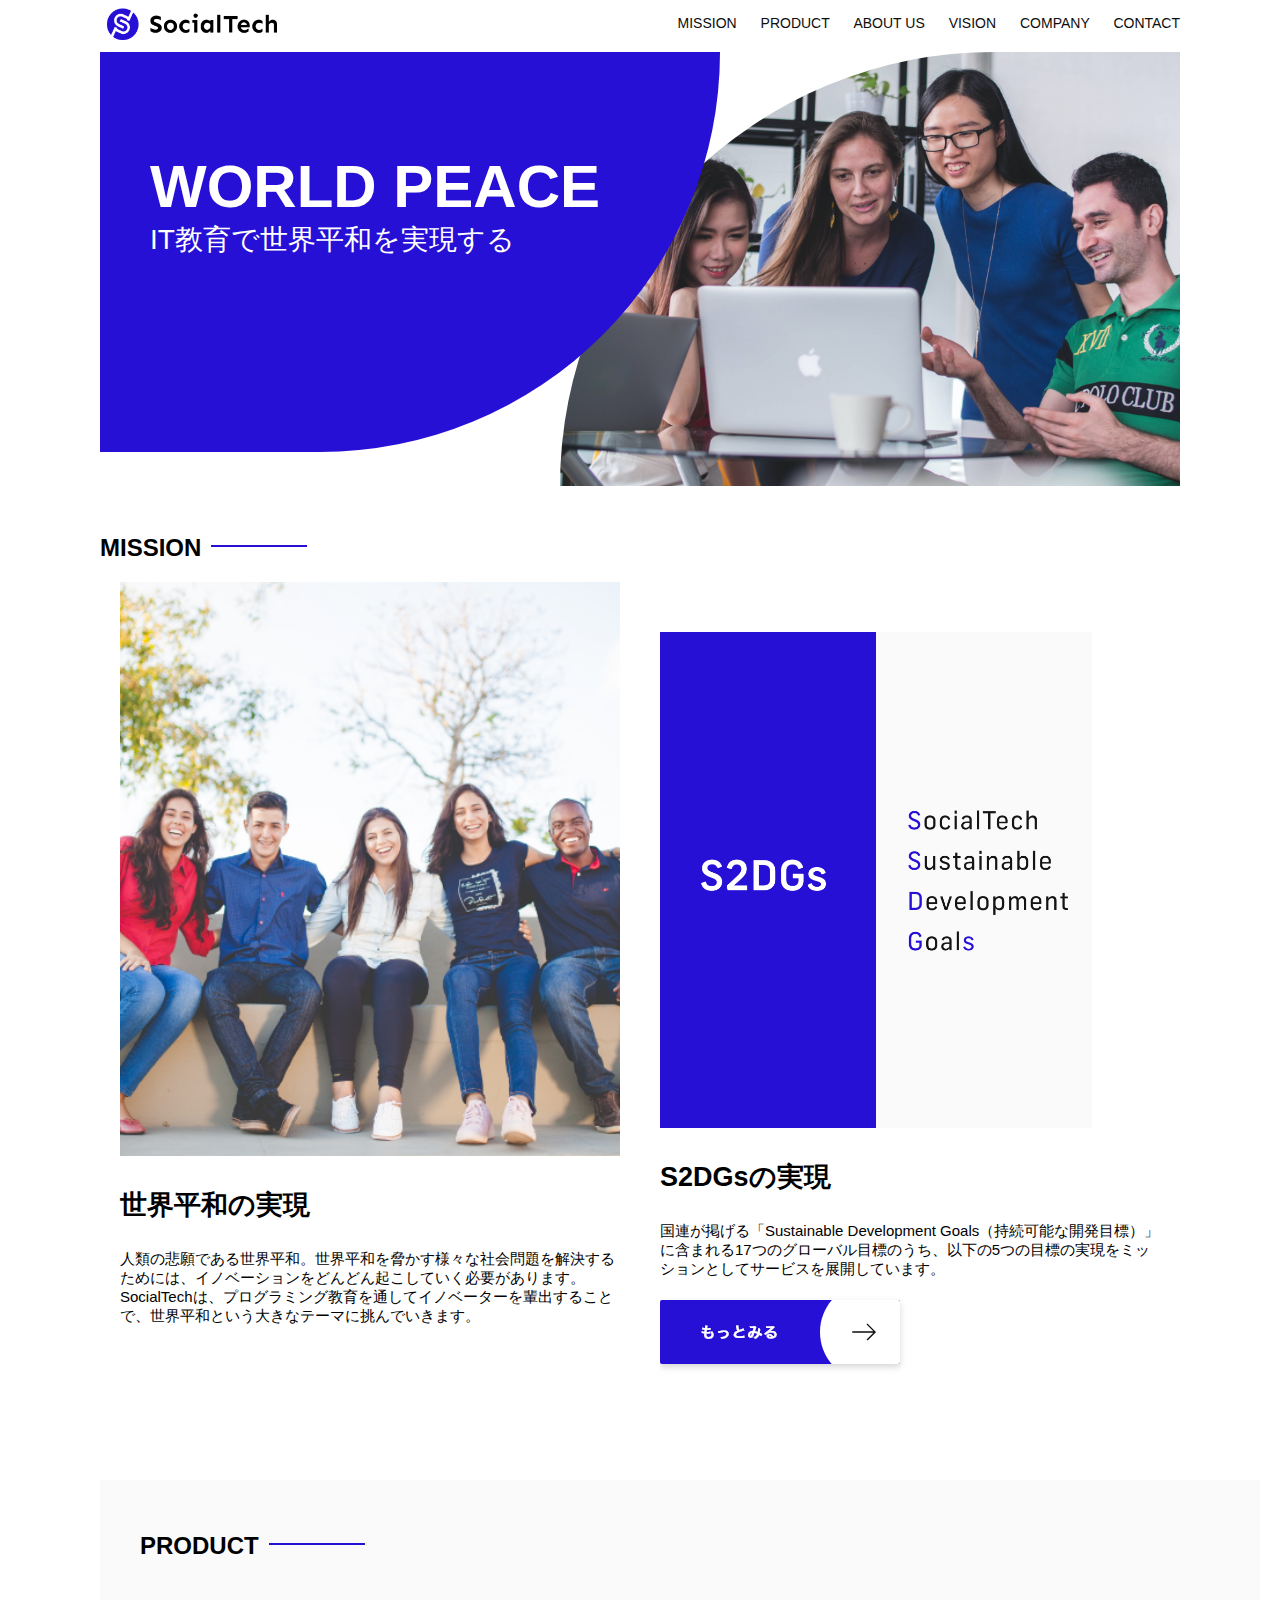
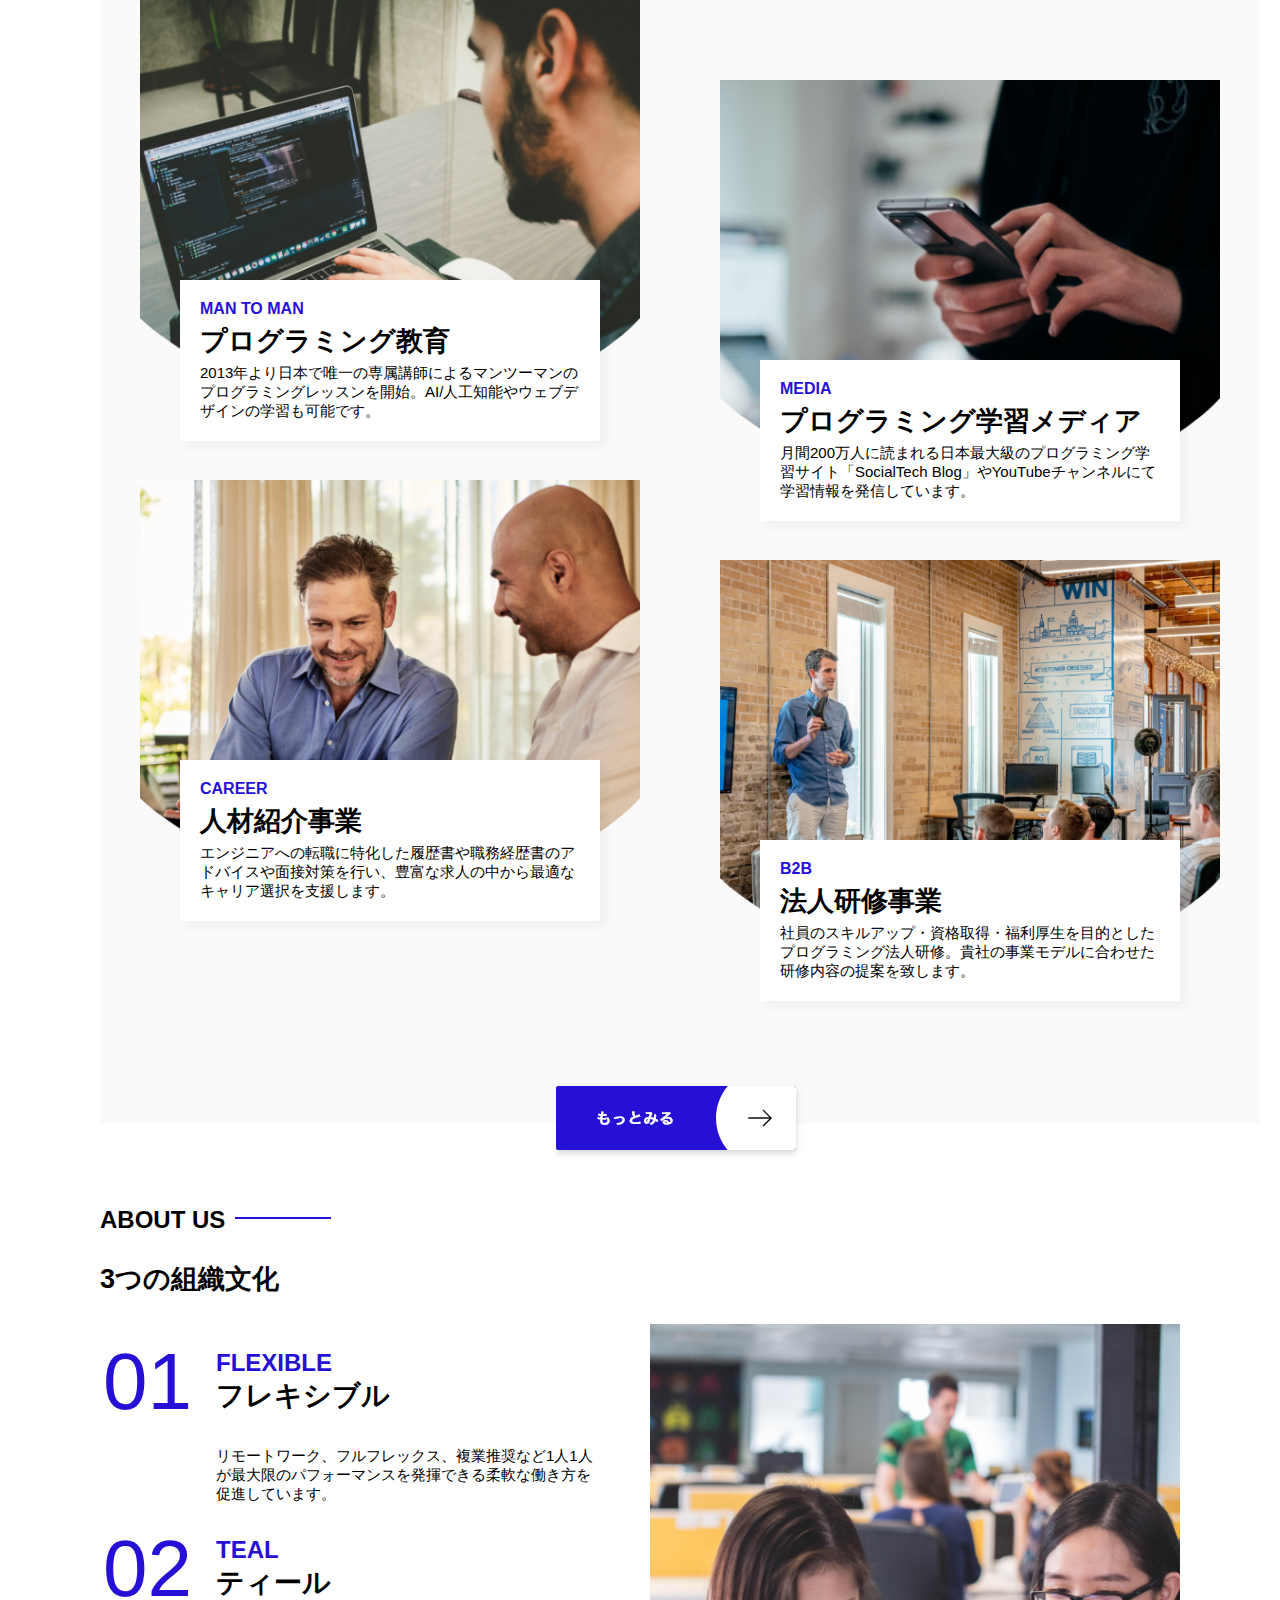
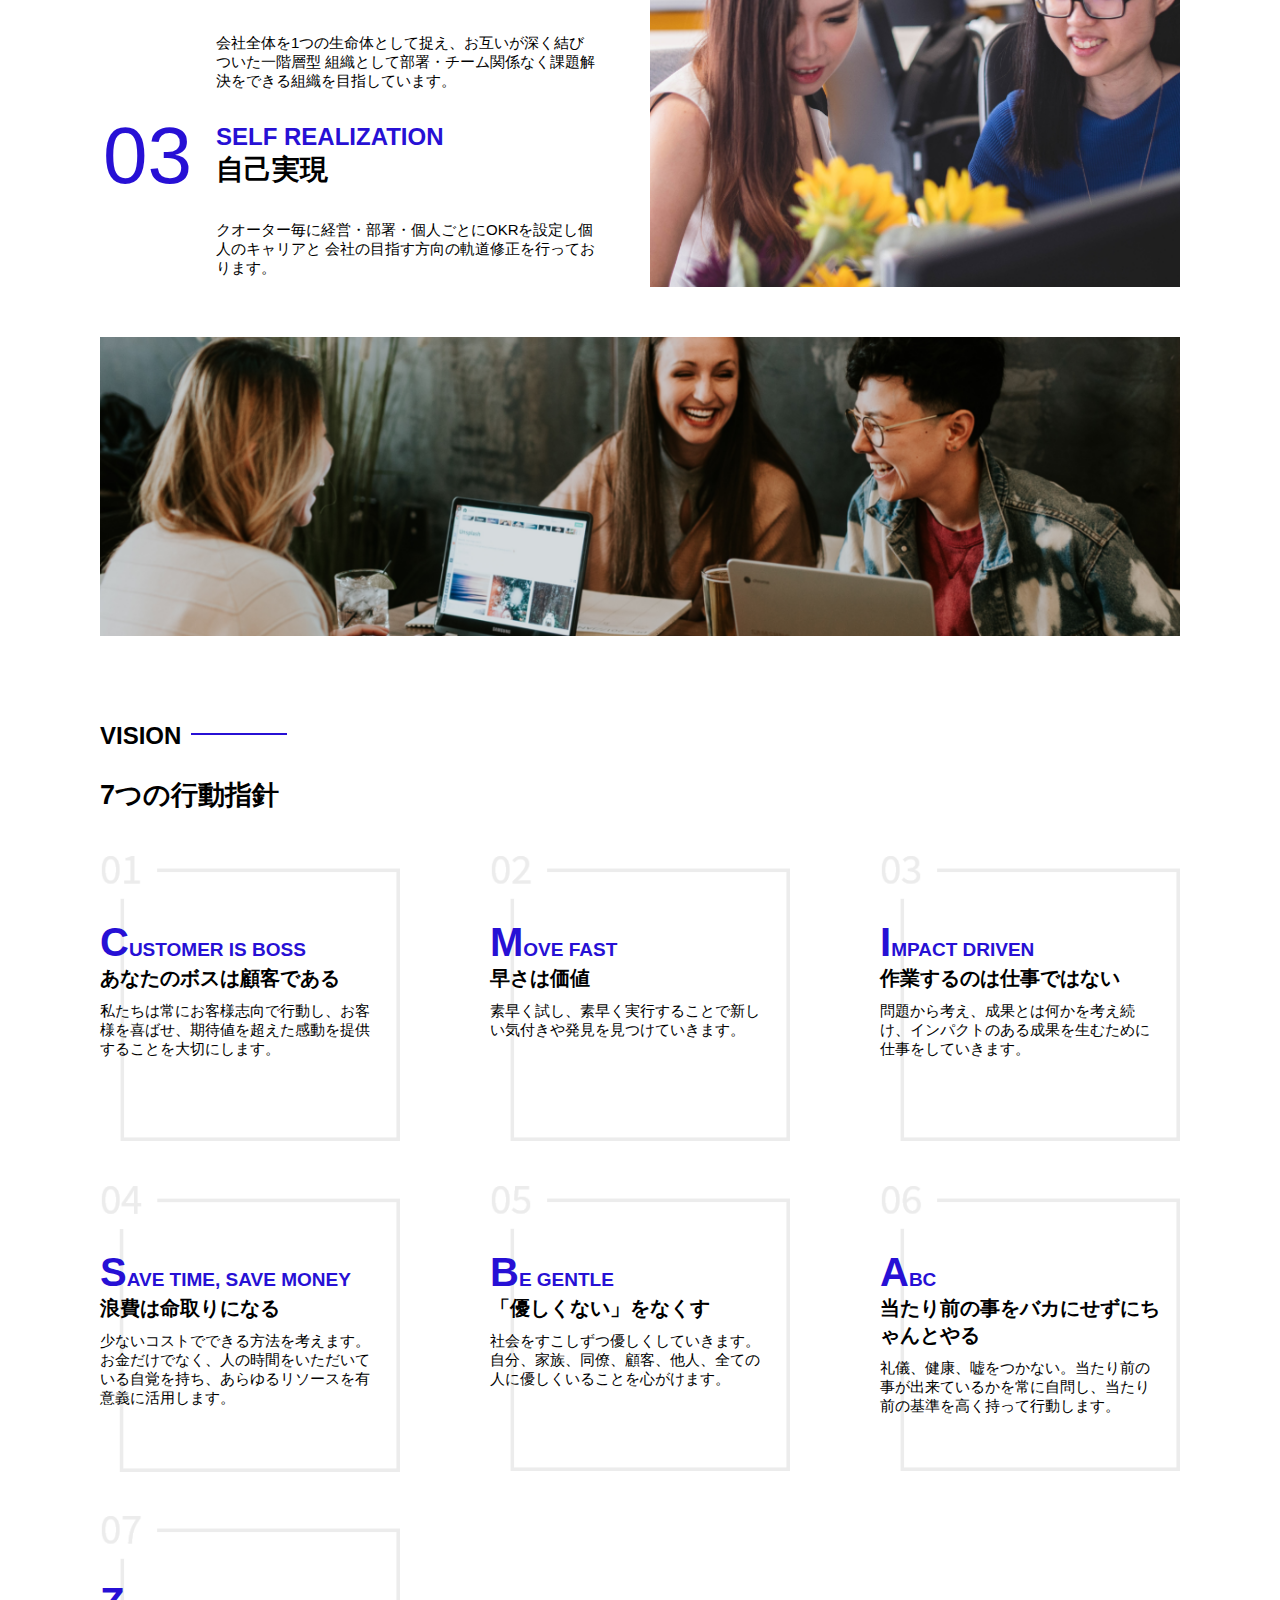
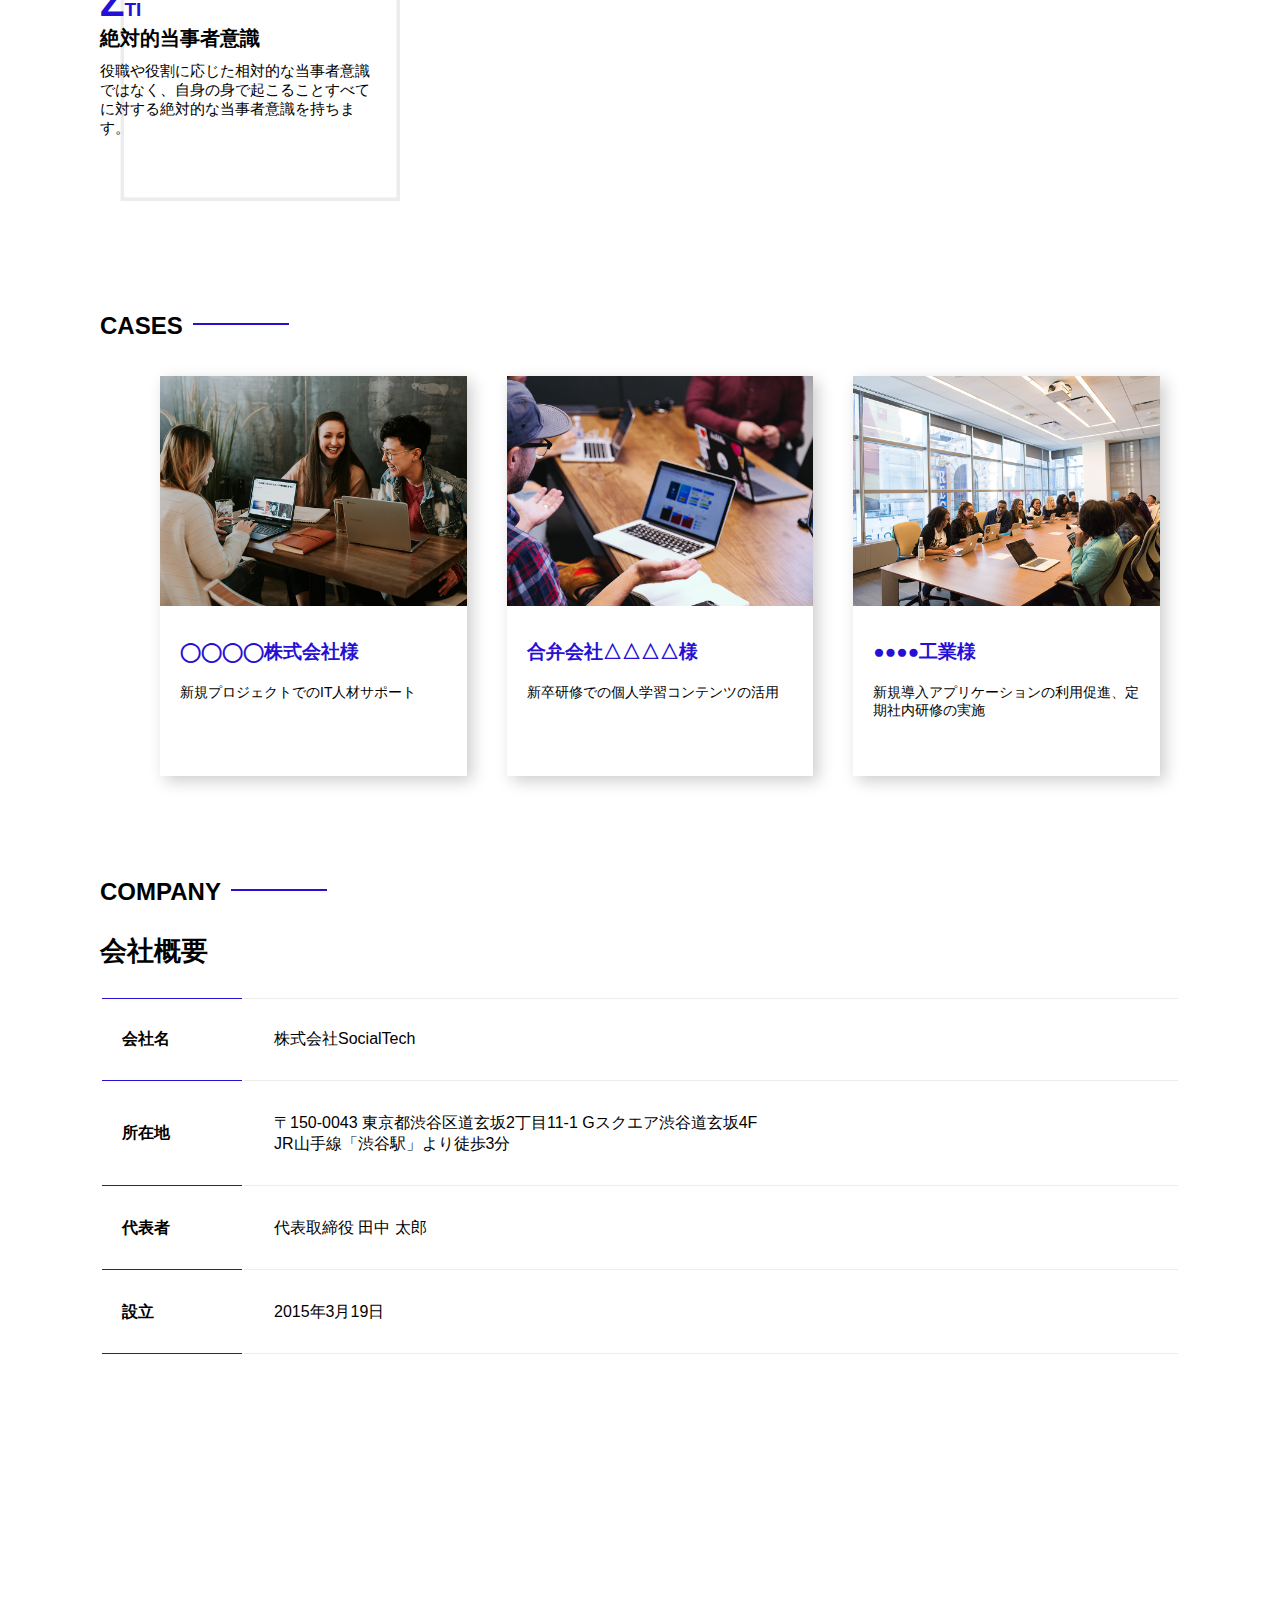
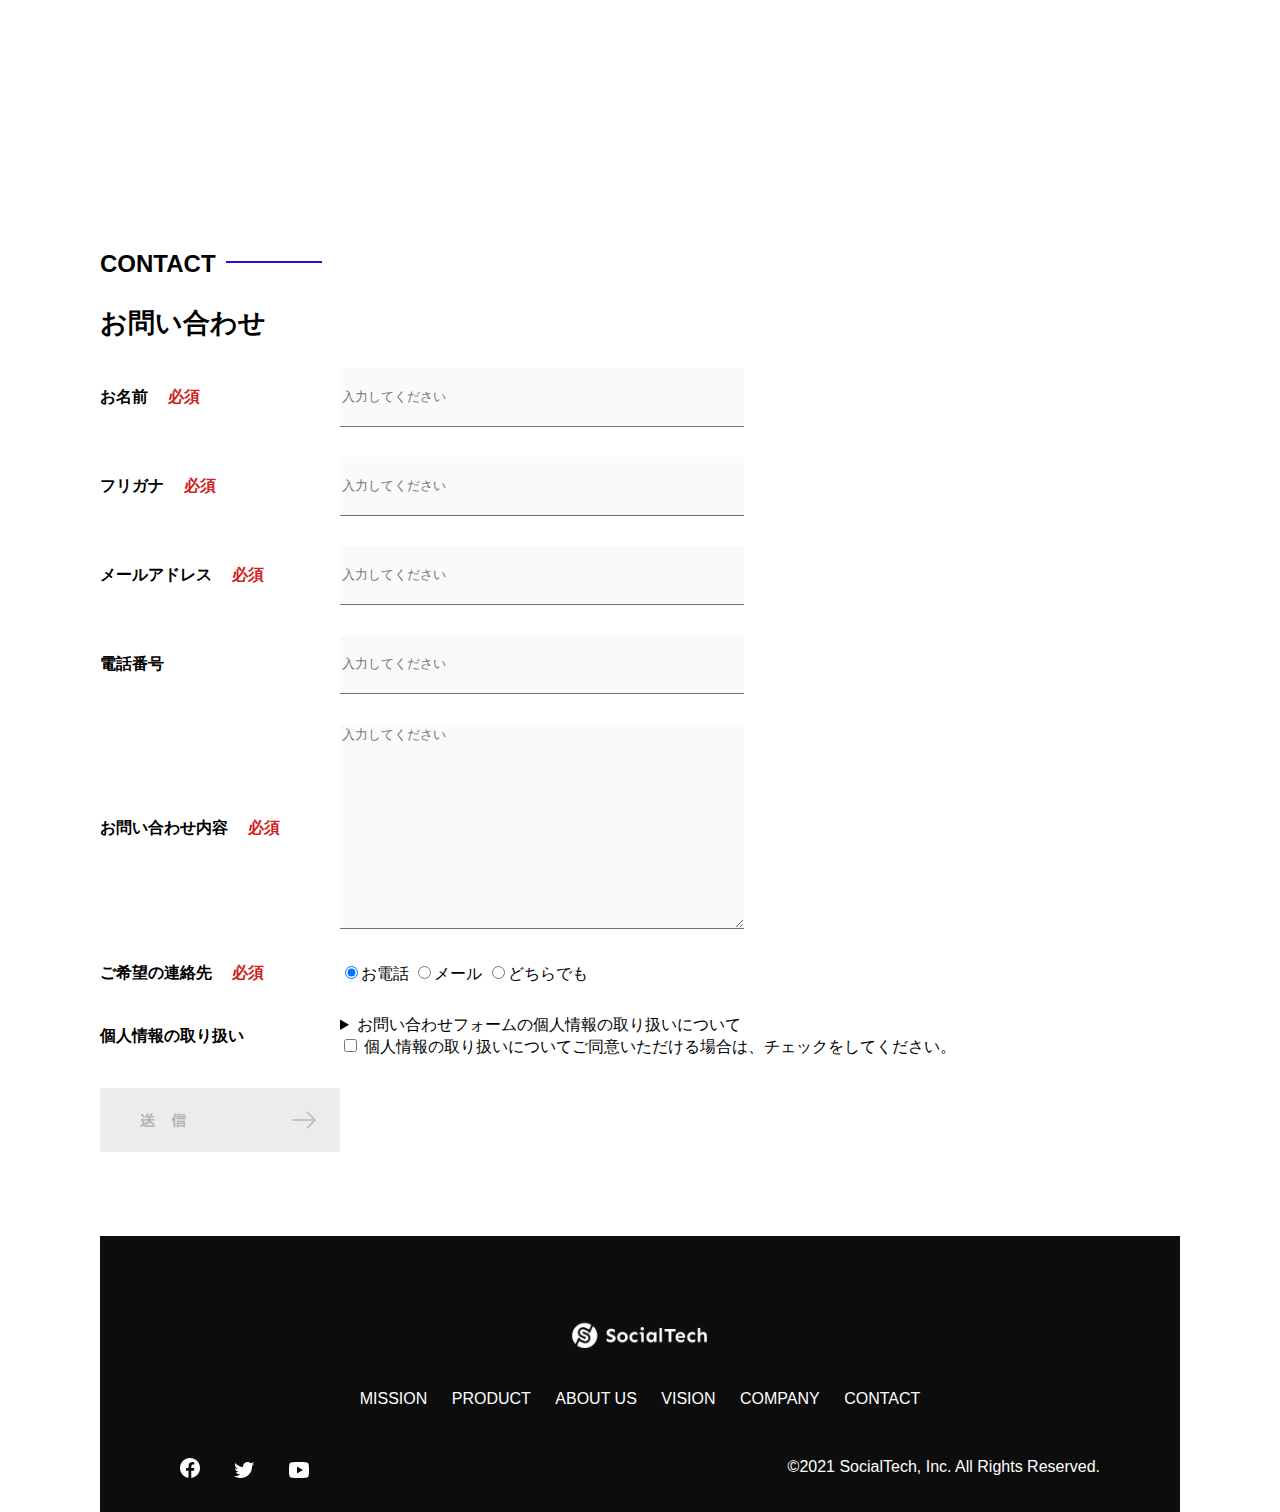
<file: kadai_012/index.html>
<!DOCTYPE html>
<html>
  <head>
    <title>SocialTech</title>
    <meta charset="UTF-8" />
    <meta
      name="description"
      content="SocialTechはEdTech業界のリーディングカンパニーを目指します。"
    />
    <meta name="viewport" content="width=device-width, initial-scale=1.0" />
    <link rel="stylesheet" href="style.css" />
  </head>
  <body>
    <!-- ヘッダー -->
    <header>
      <!-- ロゴ -->
      <a href="index.html" id="logo"
        ><img src="images/logo.png" alt="トップページに戻る"
      /></a>

      <!-- PC用ナビゲーション -->
      <nav id="nav-pc">
        <a href="mission.html">MISSION</a>
        <a href="product.html">PRODUCT</a>
        <a href="index.html#aboutus">ABOUT US</a>
        <a href="index.html#vision">VISION</a>
        <a href="index.html#company">COMPANY</a>
        <a href="index.html#contact">CONTACT</a>
      </nav>
    </header>
    <main>
      <article>
        <!-- メインビジュアル -->
        <section id="main-visual">
          <div id="main-message">
            <h1>WORLD PEACE</h1>
            <p>IT教育で世界平和を実現する</p>
          </div>
          <img
            src="images/index/index-main.png"
            alt="PCの周りに集まる多国籍の仲間たち"
          />
        </section>
        <!--ミッション-->
        <section id="mission">
          <h2 class="index-h2">MISSION</h2>
          <div id="mission-flex">
            <div>
              <img
                id="mission-photo"
                src="images/index/index-mission.png"
                alt="屋外のベンチで写真を撮影する多国籍の仲間たち"
              />
              <h3>世界平和の実現</h3>
              <p>
                人類の悲願である世界平和。世界平和を脅かす様々な社会問題を解決するためには、イノベーションをどんどん起こしていく必要があります。SocialTechは、プログラミング教育を通してイノベーターを輩出することで、世界平和という大きなテーマに挑んでいきます。
              </p>
            </div>
            <div>
              <img id="s2dgs" src="images/index/s2dgs.png" alt="S2DGs" />
              <h3>S2DGsの実現</h3>
              <p>
                国連が掲げる「Sustainable Development
                Goals（持続可能な開発目標）」に含まれる17つのグローバル目標のうち、以下の5つの目標の実現をミッションとしてサービスを展開しています。
              </p>
              <a href="mission.html">
                <img src="images/button-more.png" alt="もっとみる" />
              </a>
            </div>
          </div>
        </section>
        <!-- プロダクト -->
        <section id="product">
          <h2 class="index-h2">PRODUCT</h2>
          <div>
            <div id="product-left">
              <div>
                <img
                  class="product-photo"
                  src="images/index/index-mantoman.png"
                  alt="PCでコードを書く男性"
                />
                <div class="product-explain">
                  <span>MAN TO MAN</span>
                  <h3>プログラミング教育</h3>
                  <p>
                    2013年より日本で唯一の専属講師によるマンツーマンのプログラミングレッスンを開始。AI/人工知能やウェブデザインの学習も可能です。
                  </p>
                </div>
              </div>
              <div>
                <img
                  class="product-photo"
                  src="images/index/index-career.png"
                  alt="笑顔で話し合う2人の男性"
                />
                <div class="product-explain">
                  <span>CAREER</span>
                  <h3>人材紹介事業</h3>
                  <p>
                    エンジニアへの転職に特化した履歴書や職務経歴書のアドバイスや面接対策を行い、豊富な求人の中から最適なキャリア選択を支援します。
                  </p>
                </div>
              </div>
            </div>
            <div id="product-right">
              <div>
                <img
                  class="product-photo"
                  src="images/index/index-media.png"
                  alt="スマートフォンを操作する人"
                />
                <div class="product-explain">
                  <span>MEDIA</span>
                  <h3>プログラミング学習メディア</h3>
                  <p>
                    月間200万人に読まれる日本最大級のプログラミング学習サイト「SocialTech
                    Blog」やYouTubeチャンネルにて学習情報を発信しています。
                  </p>
                </div>
              </div>
              <div>
                <img
                  class="product-photo"
                  src="images/index/index-b2b.png"
                  alt="講演中の男性とそれを聴く人々"
                />
                <div class="product-explain">
                  <span>B2B</span>
                  <h3>法人研修事業</h3>
                  <p>
                    社員のスキルアップ・資格取得・福利厚生を目的としたプログラミング法人研修。貴社の事業モデルに合わせた研修内容の提案を致します。
                  </p>
                </div>
              </div>
            </div>
          </div>
          <div>
            <a id="product-more" href="product.html">
              <img src="images/button-more.png" alt="もっとみる" />
            </a>
          </div>
        </section>
        <!---ABOUT US-->
        <section id="aboutus">
          <h2 class="index-h2">ABOUT US</h2>
          <h3>3つの組織文化</h3>
          <div>
            <table class="culture-table">
              <tr>
                <td>
                  <span class="culture-num">01</span>
                </td>
                <td>
                  <span class="culture-en">FLEXIBLE</span>
                  <span class="culture-jp">フレキシブル</span>
                </td>
              </tr>
              <tr>
                <td>
                  <!--空のセル-->
                </td>
                <td>
                  <p class="culture-description">
                    リモートワーク、フルフレックス、複業推奨など1人1人が最大限のパフォーマンスを発揮できる柔軟な働き方を促進しています。
                  </p>
                </td>
              </tr>
              <tr>
                <td>
                  <span class="culture-num">02</span>
                </td>
                <td>
                  <span class="culture-en">TEAL</span>
                  <span class="culture-jp">ティール</span>
                </td>
              </tr>
              <tr>
                <td>
                  <!--空のセル-->
                </td>
                <td>
                  <p class="culture-description">
                    会社全体を1つの生命体として捉え、お互いが深く結びついた一階層型
                    組織として部署・チーム関係なく課題解決をできる組織を目指しています。
                  </p>
                </td>
              </tr>
              <tr>
                <td>
                  <span class="culture-num">03</span>
                </td>
                <td>
                  <span class="culture-en">SELF REALIZATION</span>
                  <span class="culture-jp">自己実現</span>
                </td>
              </tr>
              <tr>
                <td>
                  <!--空のセル-->
                </td>
                <td>
                  <p class="culture-description">
                    クオーター毎に経営・部署・個人ごとにOKRを設定し個人のキャリアと
                    会社の目指す方向の軌道修正を行っております。
                  </p>
                </td>
              </tr>
            </table>
            <img
              class="culture-img"
              src="images/index/index-aboutus1.png"
              alt="笑顔で話し合う2人の女性"
            />
          </div>
          <img
            class="culture-img2"
            src="images/index/index-aboutus2.png"
            alt="笑顔で話し合う3人の男女"
          />
        </section>
        <!-- VISION -->
        <section id="vision">
          <h2 class="index-h2">VISION</h2>
          <h3>7つの行動指針</h3>
          <div>
            <div class="vision-box">
              <img src="images/index/vision-01.png" alt="01" />
              <span>
                <h4>CUSTOMER IS BOSS</h4>
                <h5>あなたのボスは顧客である</h5>
                <p>
                  私たちは常にお客様志向で行動し、お客様を喜ばせ、期待値を超えた感動を提供することを大切にします。
                </p>
              </span>
            </div>
            <div class="vision-box">
              <img src="images/index/vision-02.png" alt="02" />
              <span>
                <h4>MOVE FAST</h4>
                <h5>早さは価値</h5>
                <p>
                  素早く試し、素早く実行することで新しい気付きや発見を見つけていきます。
                </p>
              </span>
            </div>
            <div class="vision-box">
              <img src="images/index/vision-03.png" alt="03" />
              <span>
                <h4>IMPACT DRIVEN</h4>
                <h5>作業するのは仕事ではない</h5>
                <p>
                  問題から考え、成果とは何かを考え続け、インパクトのある成果を生むために仕事をしていきます。
                </p>
              </span>
            </div>
            <div class="vision-box">
              <img src="images/index/vision-04.png" alt="04" />
              <span>
                <h4>SAVE TIME, SAVE MONEY</h4>
                <h5>浪費は命取りになる</h5>
                <p>
                  少ないコストでできる方法を考えます。お金だけでなく、人の時間をいただいている自覚を持ち、あらゆるリソースを有意義に活用します。
                </p>
              </span>
            </div>
            <div class="vision-box">
              <img src="images/index/vision-05.png" alt="05" />
              <span>
                <h4>BE GENTLE</h4>
                <h5>「優しくない」をなくす</h5>
                <p>
                  社会をすこしずつ優しくしていきます。自分、家族、同僚、顧客、他人、全ての人に優しくいることを心がけます。
                </p>
              </span>
            </div>
            <div class="vision-box">
              <img src="images/index/vision-06.png" alt="06" />
              <span>
                <h4>ABC</h4>
                <h5>当たり前の事をバカにせずにちゃんとやる</h5>
                <p>
                  礼儀、健康、嘘をつかない。当たり前の事が出来ているかを常に自問し、当たり前の基準を高く持って行動します。
                </p>
              </span>
            </div>
            <div class="vision-box">
              <img src="images/index/vision-07.png" alt="07" />
              <span>
                <h4>ZTI</h4>
                <h5>絶対的当事者意識</h5>
                <p>
                  役職や役割に応じた相対的な当事者意識ではなく、自身の身で起こることすべてに対する絶対的な当事者意識を持ちます。
                </p>
              </span>
            </div>
          </div>
        </section>
        <!-- CASES -->
        <section id="cases">
          <h2 class="index-h2">CASES</h2>
          <ul>
            <li class="case-card">
              <img class="case-img" src="images/index/case-1.png" alt="仲良く語り合う３人">
              <div class="case-info">
                <h3 class="case-name">◯◯◯◯株式会社様</h3>
                <p class="case-content">新規プロジェクトでのIT人材サポート</p>
              </div>
            </li>
            <li class="case-card">
              <img class="case-img" src="images/index/case-2.png" alt="PCでコンテンツを見る">
              <div class="case-info">
                <h3 class="case-name">合弁会社△△△△様</h3>
                <p class="case-content">新卒研修での個人学習コンテンツの活用</p>
              </div>
            </li>
            <li class="case-card">
              <img class="case-img" src="images/index/case-3.png" alt="社内研修中の会議室">
              <div class="case-info">
                <h3 class="case-name">●●●●工業様</h3>
                <p class="case-content">新規導入アプリケーションの利用促進、定期社内研修の実施</p>
              </div>
            </li>
          </ul>
        </section>

        <!-- COMPANY -->
        <section id="company">
          <h2 class="index-h2">COMPANY</h2>
          <h3>会社概要</h3>
          <table id="company-table">
            <tr>
              <th class="tableheader-first">会社名</th>
              <td class="cell-first">株式会社SocialTech</td>
            </tr>
            <tr>
              <th class="tableheader">所在地</th>
              <td class="cell">
                〒150-0043 東京都渋谷区道玄坂2丁目11-1 Gスクエア渋谷道玄坂4F<br />JR山手線「渋谷駅」より徒歩3分
              </td>
            </tr>
            <tr>
              <th class="tableheader">代表者</th>
              <td class="cell">代表取締役 田中 太郎</td>
            </tr>
            <tr>
              <th class="tableheader">設立</th>
              <td class="cell">2015年3月19日</td>
            </tr>
          </table>
          <iframe
            src="https://www.google.com/maps/embed?pb=!1m18!1m12!1m3!1d3241.7759544892483!2d139.69399665123464!3d35.65789123876098!2m3!1f0!2f0!3f0!3m2!1i1024!2i768!4f13.1!3m3!1m2!1s0x60188caa0042e8d1%3A0xba130bea826a7aa2!2z44CSMTUwLTAwNDMg5p2x5Lqs6YO95riL6LC35Yy66YGT546E5Z2C77yS5LiB55uu77yR77yR4oiS77yR!5e0!3m2!1sja!2sjp!4v1636872991912!5m2!1sja!2sjp"
            style="border: 0"
            allowfullscreen=""
            loading="lazy"
          >
          </iframe>
        </section>
        <!-- お問い合わせフォーム -->
        <section id="contact">
          <h2 class="index-h2">CONTACT</h2>
          <h3>お問い合わせ</h3>
          <form>
            <div>
              <div class="contact-heading">
                <label class="contact-label"
                  >お名前<span class="contact-span">必須</span></label
                >
              </div>
              <div class="contact-form">
                <input
                  type="text"
                  name="name"
                  placeholder="入力してください"
                  class="contact-textbox"
                />
              </div>
            </div>
            <div>
              <div class="contact-heading">
                <label class="contact-label"
                  >フリガナ<span class="contact-span">必須</span></label
                >
              </div>
              <div>
                <input
                  type="text"
                  name="hurigana"
                  placeholder="入力してください"
                  class="contact-textbox"
                />
              </div>
            </div>
            <div>
              <div class="contact-heading">
                <label class="contact-label"
                  >メールアドレス<span class="contact-span">必須</span></label
                >
              </div>
              <div>
                <input
                  type="text"
                  name="email"
                  placeholder="入力してください"
                  class="contact-textbox"
                />
              </div>
            </div>
            <div>
              <div class="contact-heading">
                <label class="contact-label">電話番号</label>
              </div>
              <div>
                <input
                  type="text"
                  name="tel"
                  placeholder="入力してください"
                  class="contact-textbox"
                />
              </div>
            </div>
            <div>
              <div class="contact-heading">
                <label class="contact-label"
                  >お問い合わせ内容<span class="contact-span">必須</span></label
                >
              </div>
              <div>
                <textarea
                  class="contact-textarea"
                  placeholder="入力してください"
                  name="message"
                ></textarea>
              </div>
            </div>
            <div>
              <div class="contact-heading">
                <label class="contact-label"
                  >ご希望の連絡先<span class="contact-span">必須</span></label
                >
              </div>
              <div>
                <input
                  class="radiobutton"
                  type="radio"
                  value="tel"
                  name="contact"
                  checked
                /><label>お電話</label>
                <input
                  class="radiobutton"
                  type="radio"
                  value="mail"
                  name="contact"
                /><label>メール</label>
                <input
                  class="radiobutton"
                  type="radio"
                  value="both"
                  name="contact"
                /><label>どちらでも</label>
              </div>
            </div>
            <div>
              <div class="contact-heading">
                <label class="contact-label">個人情報の取り扱い</label>
              </div>
              <div>
                <details>
                  <summary>
                    お問い合わせフォームの個人情報の取り扱いについて
                  </summary>
                  <div>
                    <span>１．組織の名称又は氏名</span><br />
                    株式会社SocialTech<br /><br />
                    <span
                      >２．個人情報保護管理者（若しくはその代理人）の氏名又は職名、所属及び連絡先
                      鈴木 一郎 コーポレート部</span
                    ><br />
                    メールアドレス：support@socialtech.net<br />
                    TEL：03-xxxx-xxxx<br />
                    <span>３．個人情報の利用目的</span><br />
                    ・本サービス及び本サービスに関連する情報の提供又はそれらに関する連絡のため<br />
                    ・ユーザーの本人確認のため<br />
                    ・当社サービスのご案内のため<br />
                    ・当社の商品等の広告または宣伝（電子メールによるものを含むものとします。）<br /><br />
                    <span>４．個人情報の取り扱い業務の委託</span><br />
                    個人情報の取扱業務の全部または一部を外部に業務委託する場合があります。<br />
                    その際、弊社は、個人情報を適切に保護できる管理体制を敷き実行していることを条件として<br />
                    委託先を厳選したうえで、機密保持契約を委託先と締結し、お客様の個人情報を厳密に管理させます。<br /><br />
                    <span>５．個人情報の開示等の請求</span><br />
                    お客様は、弊社に対してご自身の個人情報の開示等（利用目的の通知、開示、内容の訂正・追加・削除、利用の停止または消去、第三者への提供の停止）に関して、当社問合わせ窓口に申し出ることができます。<br />
                    その際、弊社はお客様ご本人を確認させていただいたうえで、合理的な期間内に対応いたします。<br /><br />
                    なお、個人情報に関する弊社問合わせ先は、次の通りです。<br /><br />
                    株式会社SocialTech　個人情報問合せ窓口<br />
                    〒150-0043　東京都渋谷区道玄坂2丁目11-1 Ｇスクエア渋谷道玄坂
                    4F<br />
                    メールアドレス：support@socialtech.net　TEL：03-xxxx-xxxx<br /><br />
                    <span>６．個人情報を提供されることの任意性について</span
                    ><br /><br />
                    お客様がご自身の個人情報を弊社に提供されるか否かは、お客様のご判断によりますが、もしご提供されない場合には、適切なサービスが提供できない場合がありますので予めご了承ください。
                  </div>
                </details>
                <input type="checkbox" name="agree" />
                <span
                  >個人情報の取り扱いについてご同意いただける場合は、チェックをしてください。</span
                >
              </div>
            </div>
            <input
              type="image"
              value="Submit"
              src="images/button-submit.png"
              alt="送信する"
            />
          </form>
        </section>
      </article>
      <footer>
        <div id="footer-logo">
          <img src="images/logo-sp.png" alt="SocialTech" />
        </div>
        <div id="footer-link">
          <a href="mission.html">MISSION</a>
          <a href="product.html">PRODUCT</a>
          <a href="index.html#aboutus">ABOUT US</a>
          <a href="index.html#vision">VISION</a>
          <a href="index.html#company">COMPANY</a>
          <a href="index.html#contact">CONTACT</a>
        </div>
        <div id="sns-footer">
          <a href="https://www.facebook.com/sejuku2013"
            ><img src="images/button-facebook.png" alt="Facebookのリンク"
          /></a>
          <a href="https://twitter.com/samuraijuku"
            ><img src="images/button-twitter.png" alt="Twitterのリンク"
          /></a>
          <a href="https://www.youtube.com/channel/UCCFOQO5aDK0xXam4cUQXT8g"
            ><img src="images/button-youtube.png" alt="YouTubeのリンク"
          /></a>
          <span id="copyright"
            >&copy;2021 SocialTech, Inc. All Rights Reserved.
          </span>
        </div>
      </footer>
    </main>
  </body>
</html>
</file>
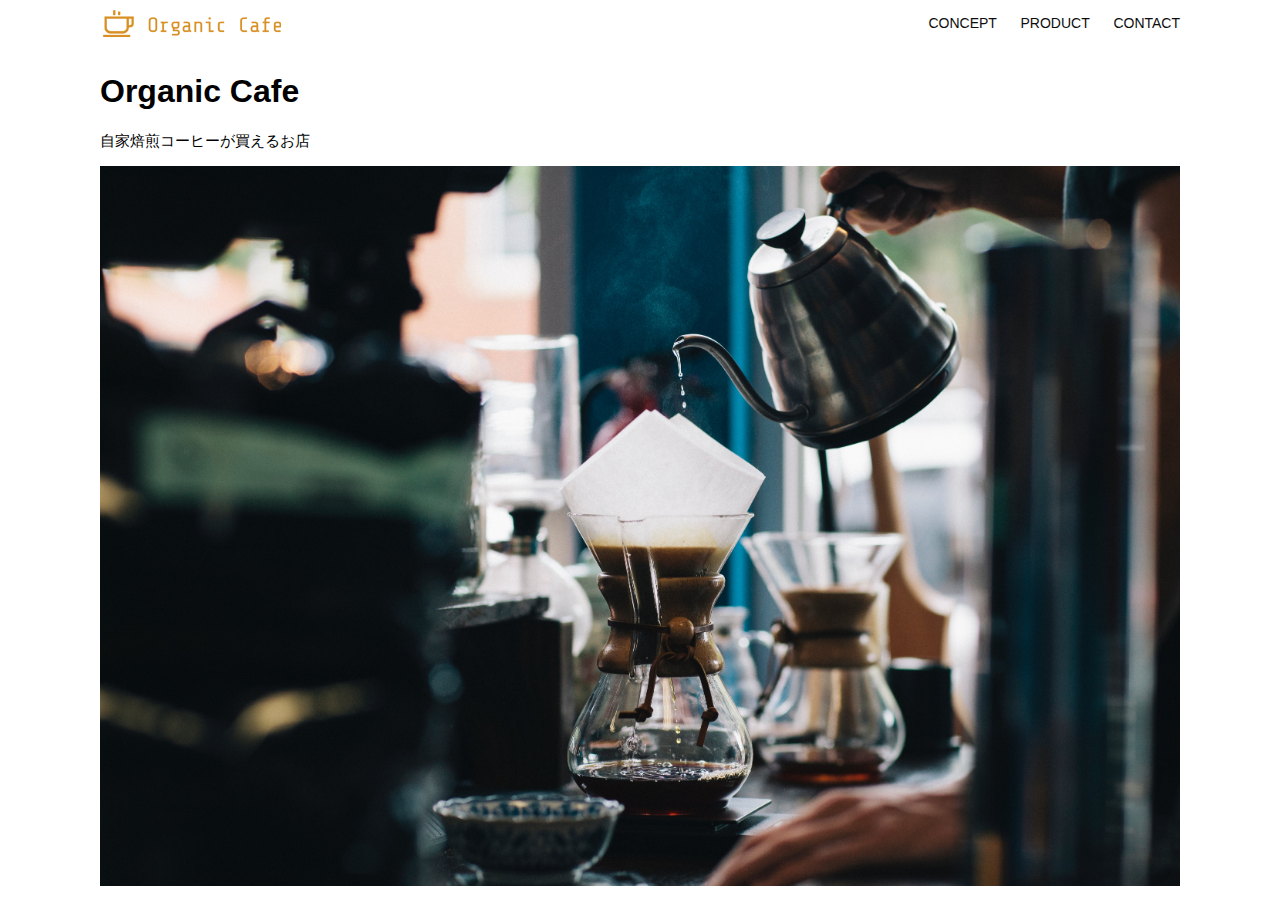
<file: kadai_013/index.html>
<!DOCTYPE html>
<html>
  <head>
    <title>Organic Cafe</title>
    <meta charset="UTF-8" />
    <meta
      name="description"
      content="自家焙煎のコーヒーがお家で楽しめるOrganic Cafe"
    />
    <meta name="viewport" content="width=device-width, initial-scale=1.0" />
    <link rel="stylesheet" href="style.css" />
  </head>
  <body>
    <!-- ヘッダー -->
    <header>
      <!-- ロゴ -->
      <a href="index.html" id="logo"
        ><img src="images/logo.png" alt="トップページに戻る"
      /></a>

      <!-- PC用ナビゲーション -->
      <nav id="nav-pc">
        <a href="index.html#concept">CONCEPT</a>
        <a href="index.html#product">PRODUCT</a>
        <a href="index.html#contact">CONTACT</a>
      </nav>
      <img id="menu-sp" src="images/button-menu.png" alt="ナビゲーションを開く" onclick="document.getElementById('nav-sp').style.display = 'block'">
      <nav id="nav-sp">
        <img id="close" src="images/button-close.png" alt="ナビゲーションを閉じる" onclick="document.getElementById('nav-sp').style.display = 'none'">
        <a id="logo-sp" href="index.html" onclick="document.getElementById('nav-sp').style.display = 'none'">
          <img src="images/logo-sp.png" alt="トップページに戻る">
        </a>
        <a class="menu" href="index.html#concept" onclick="document.getElementById('nav-sp').style.display = 'none'">CONCEPT</a>
        <a class="menu" href="index.html#product" onclick="document.getElementById('nav-sp').style.display = 'none'">PRODUCT</a>
        <a class="menu" href="index.html#contact" onclick="document.getElementById('nav-sp').style.display = 'none'">CONTACT</a>
      </nav>
    </header>
    <main>
      <article>
        <!-- メインビジュアル -->
        <section id="main-visual">
          <div id="main-message">
            <h1>Organic Cafe</h1>
            <p>自家焙煎コーヒーが買えるお店</p>
          </div>
          <img
            src="images/main-image.jpg"
            alt="コーヒーをハンドドリップで淹れる画像"
          />
        </section>
      </article>
    </main>
  </body>
</html>
</file>
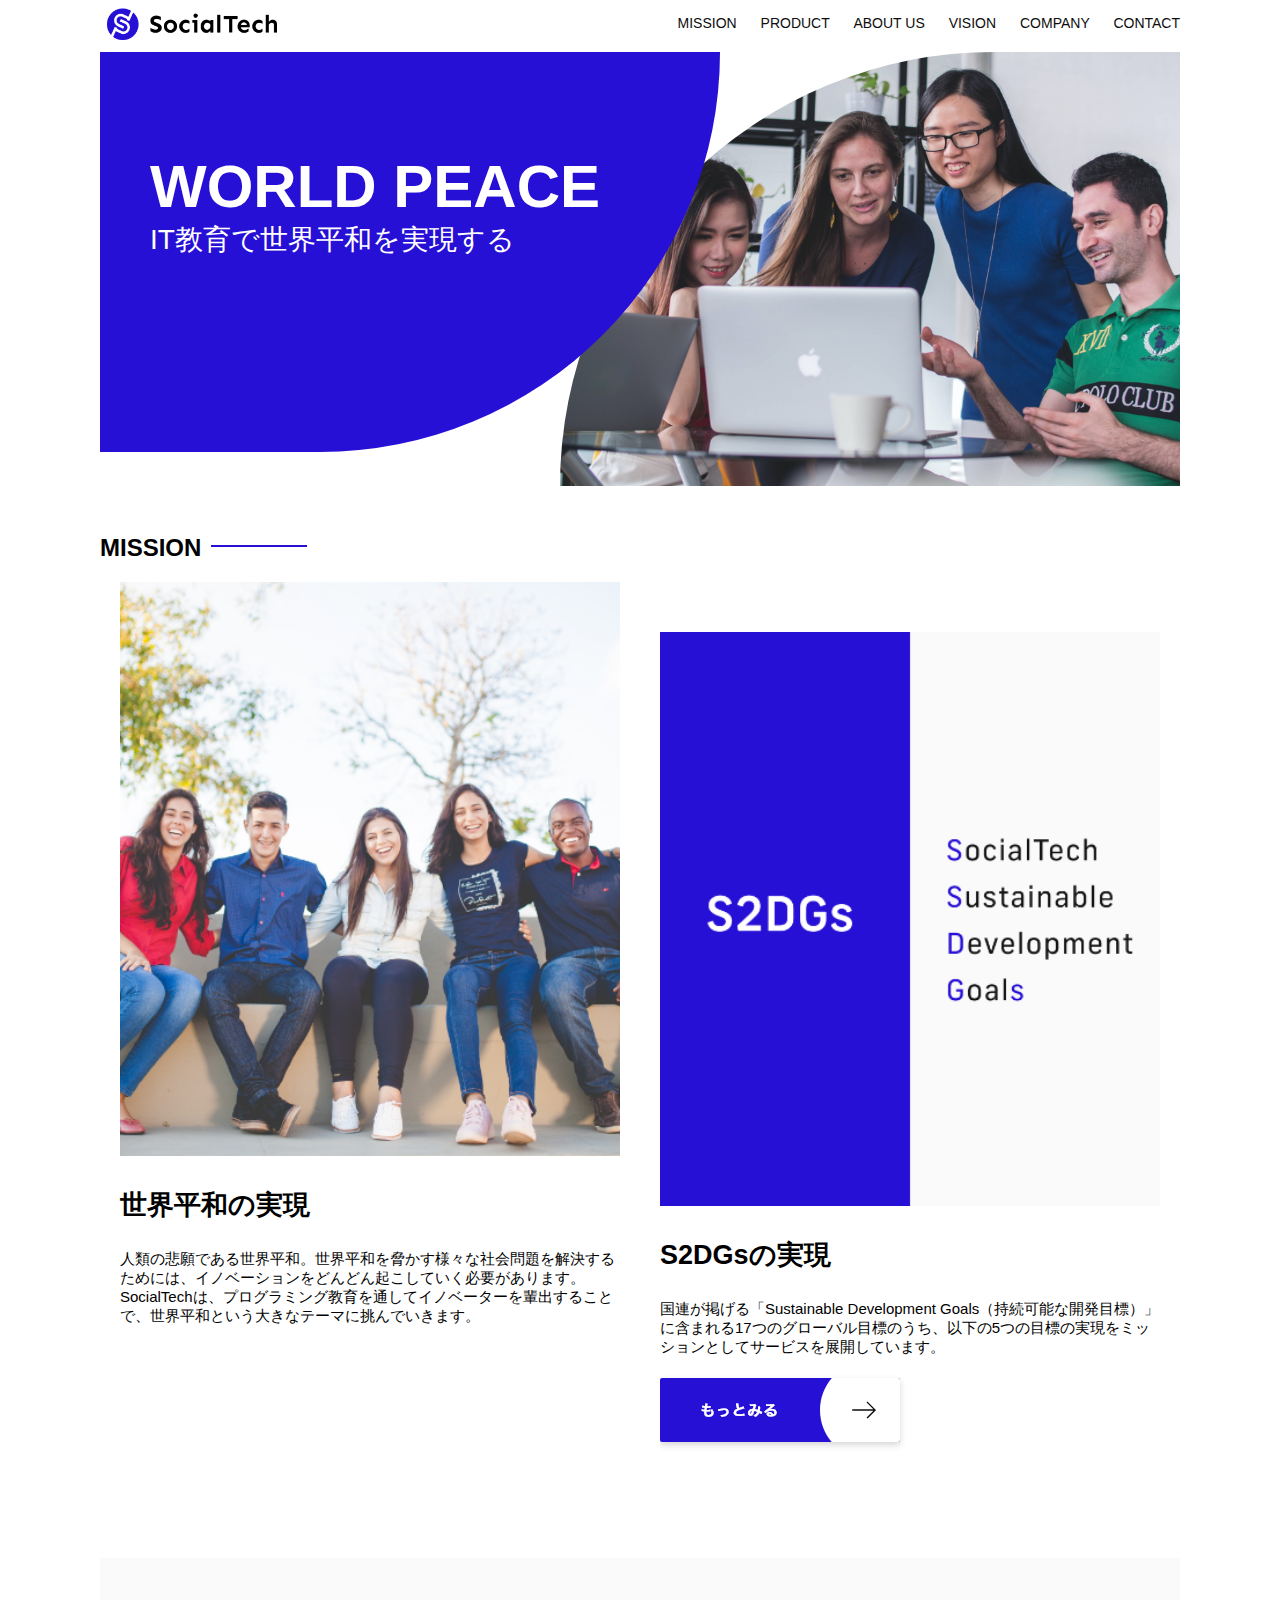
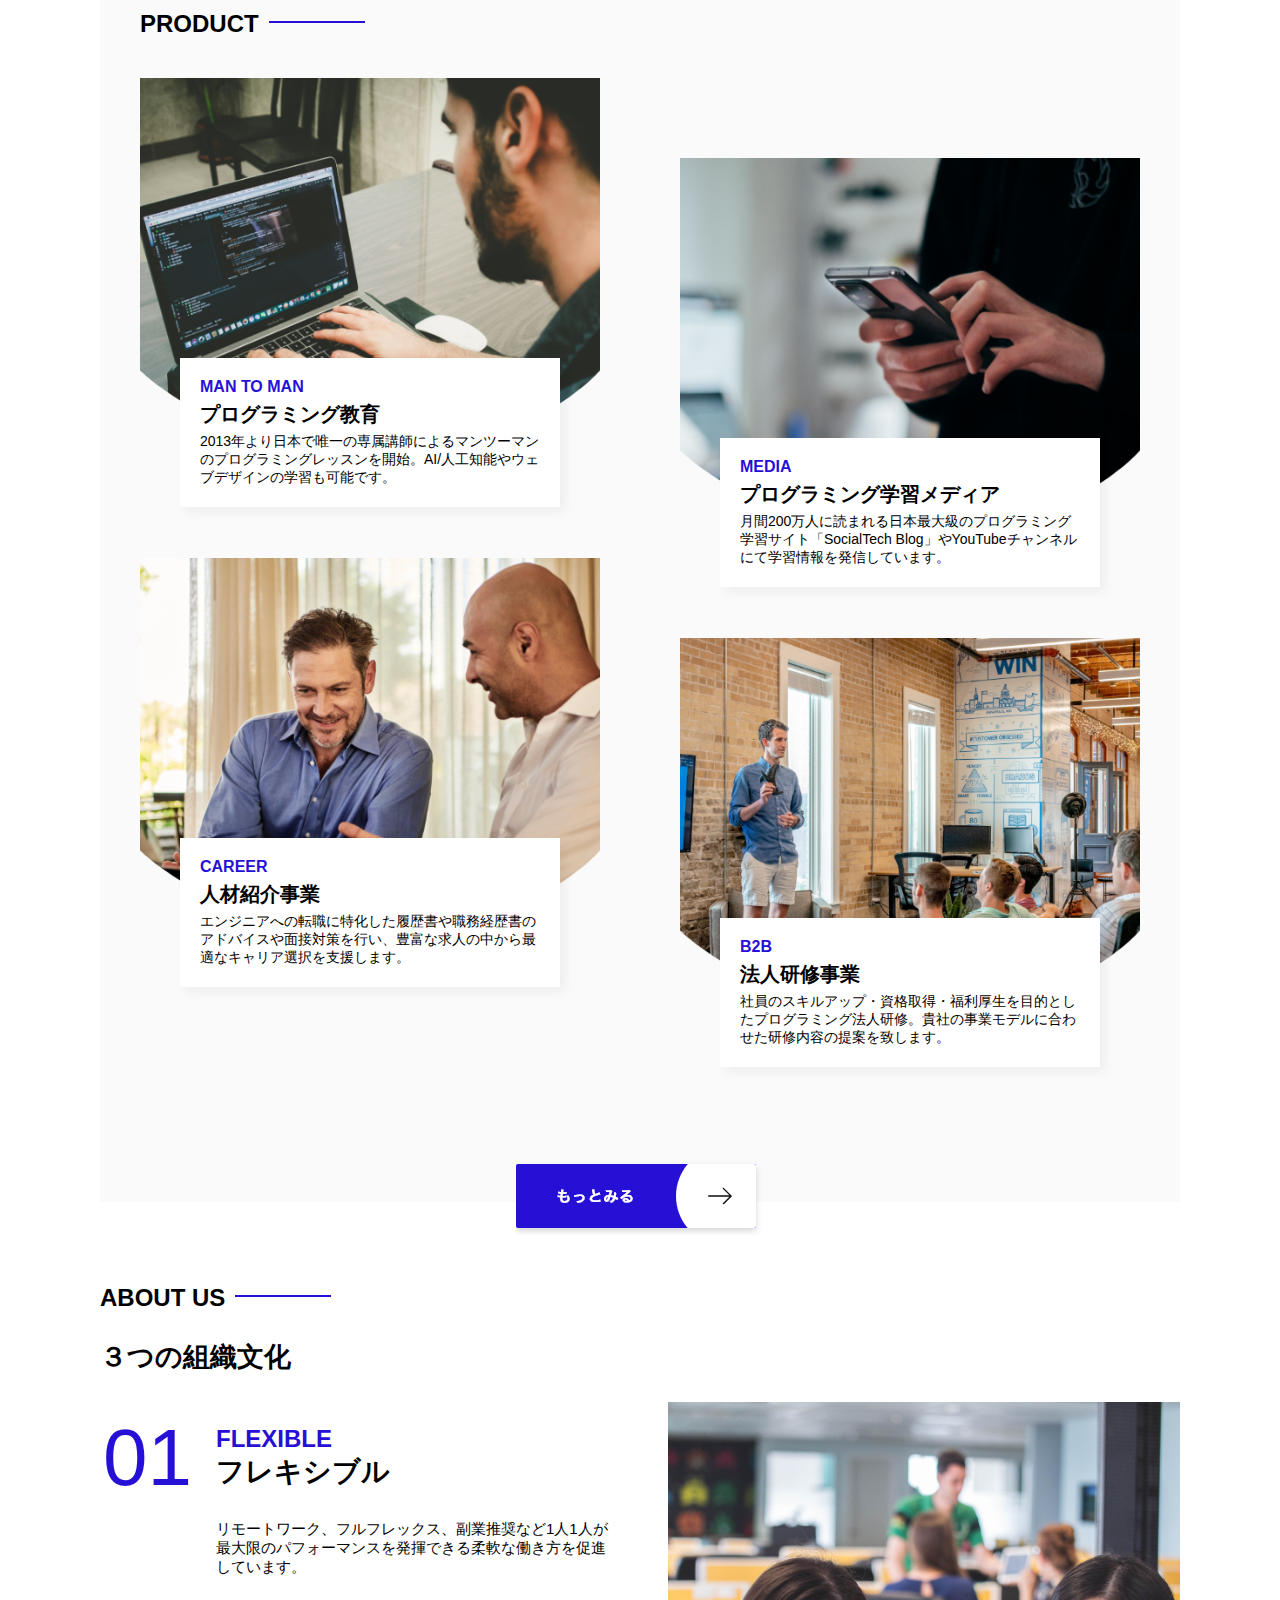
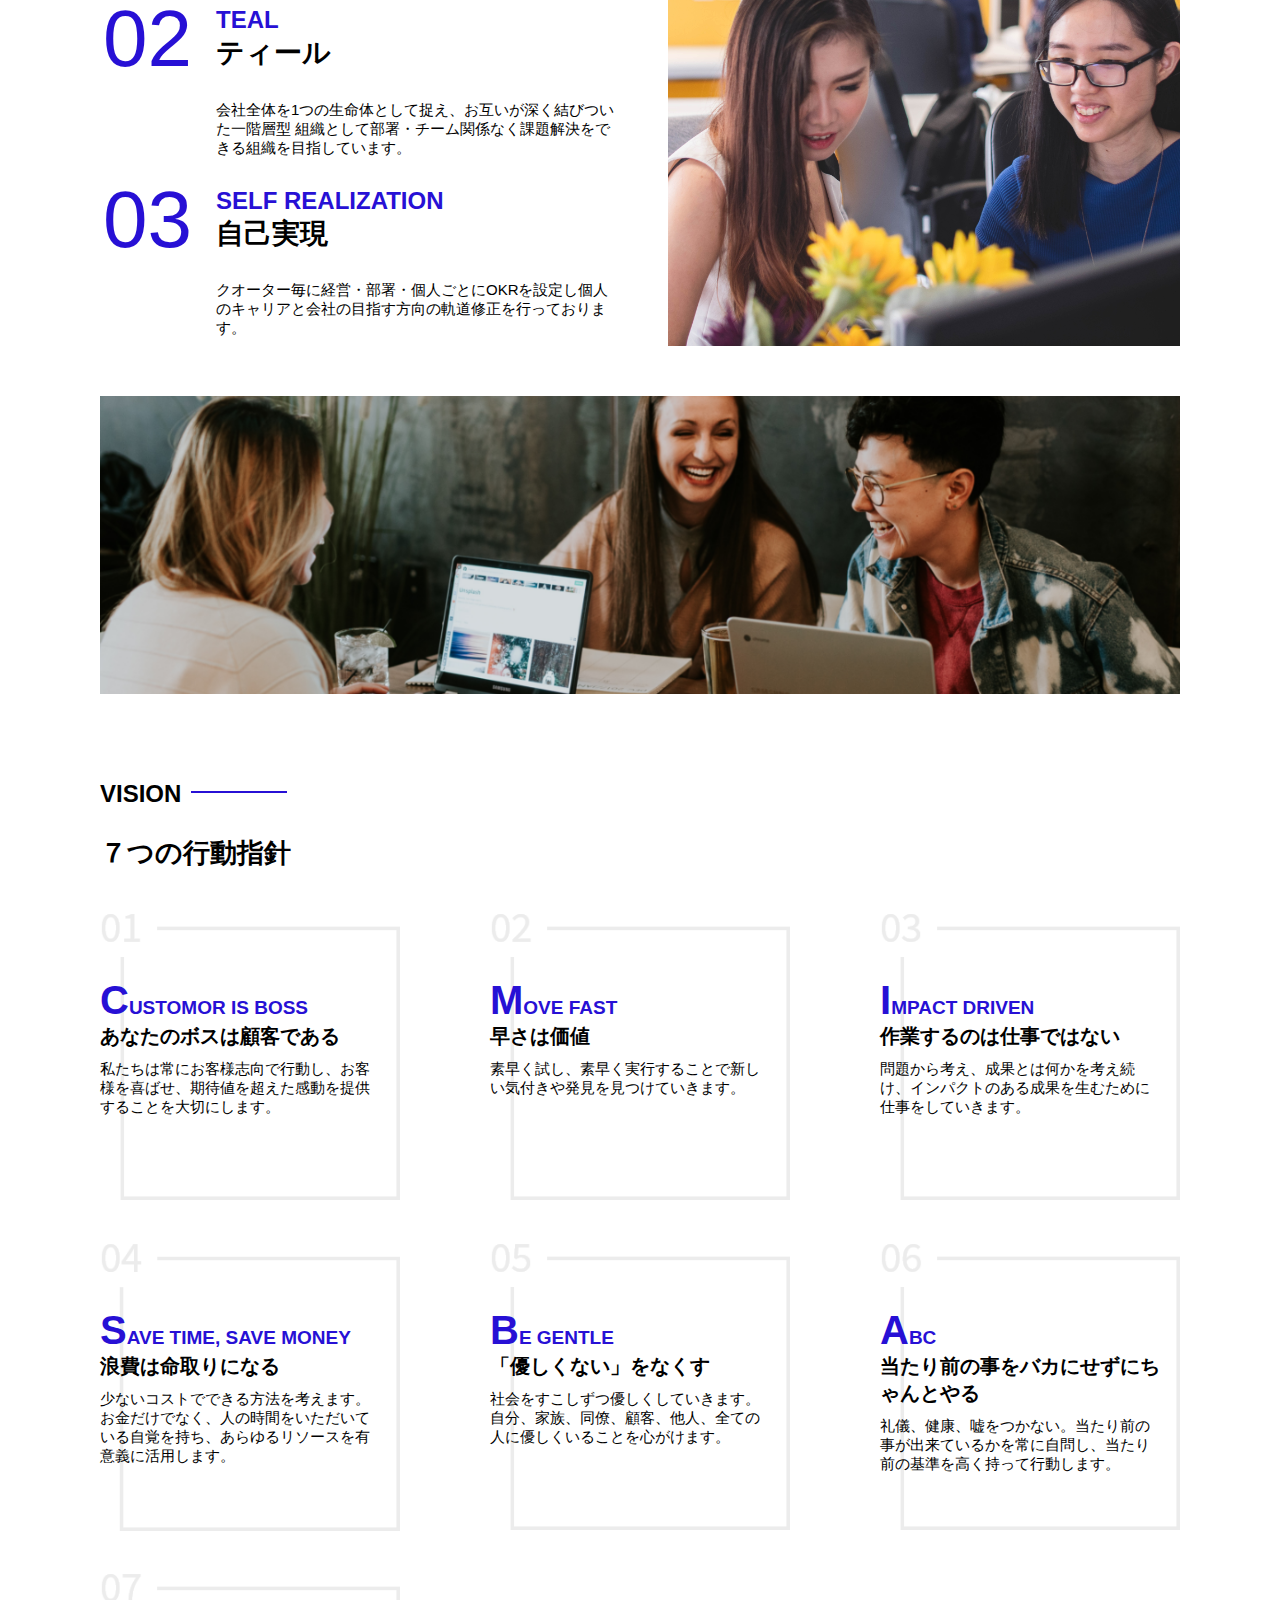
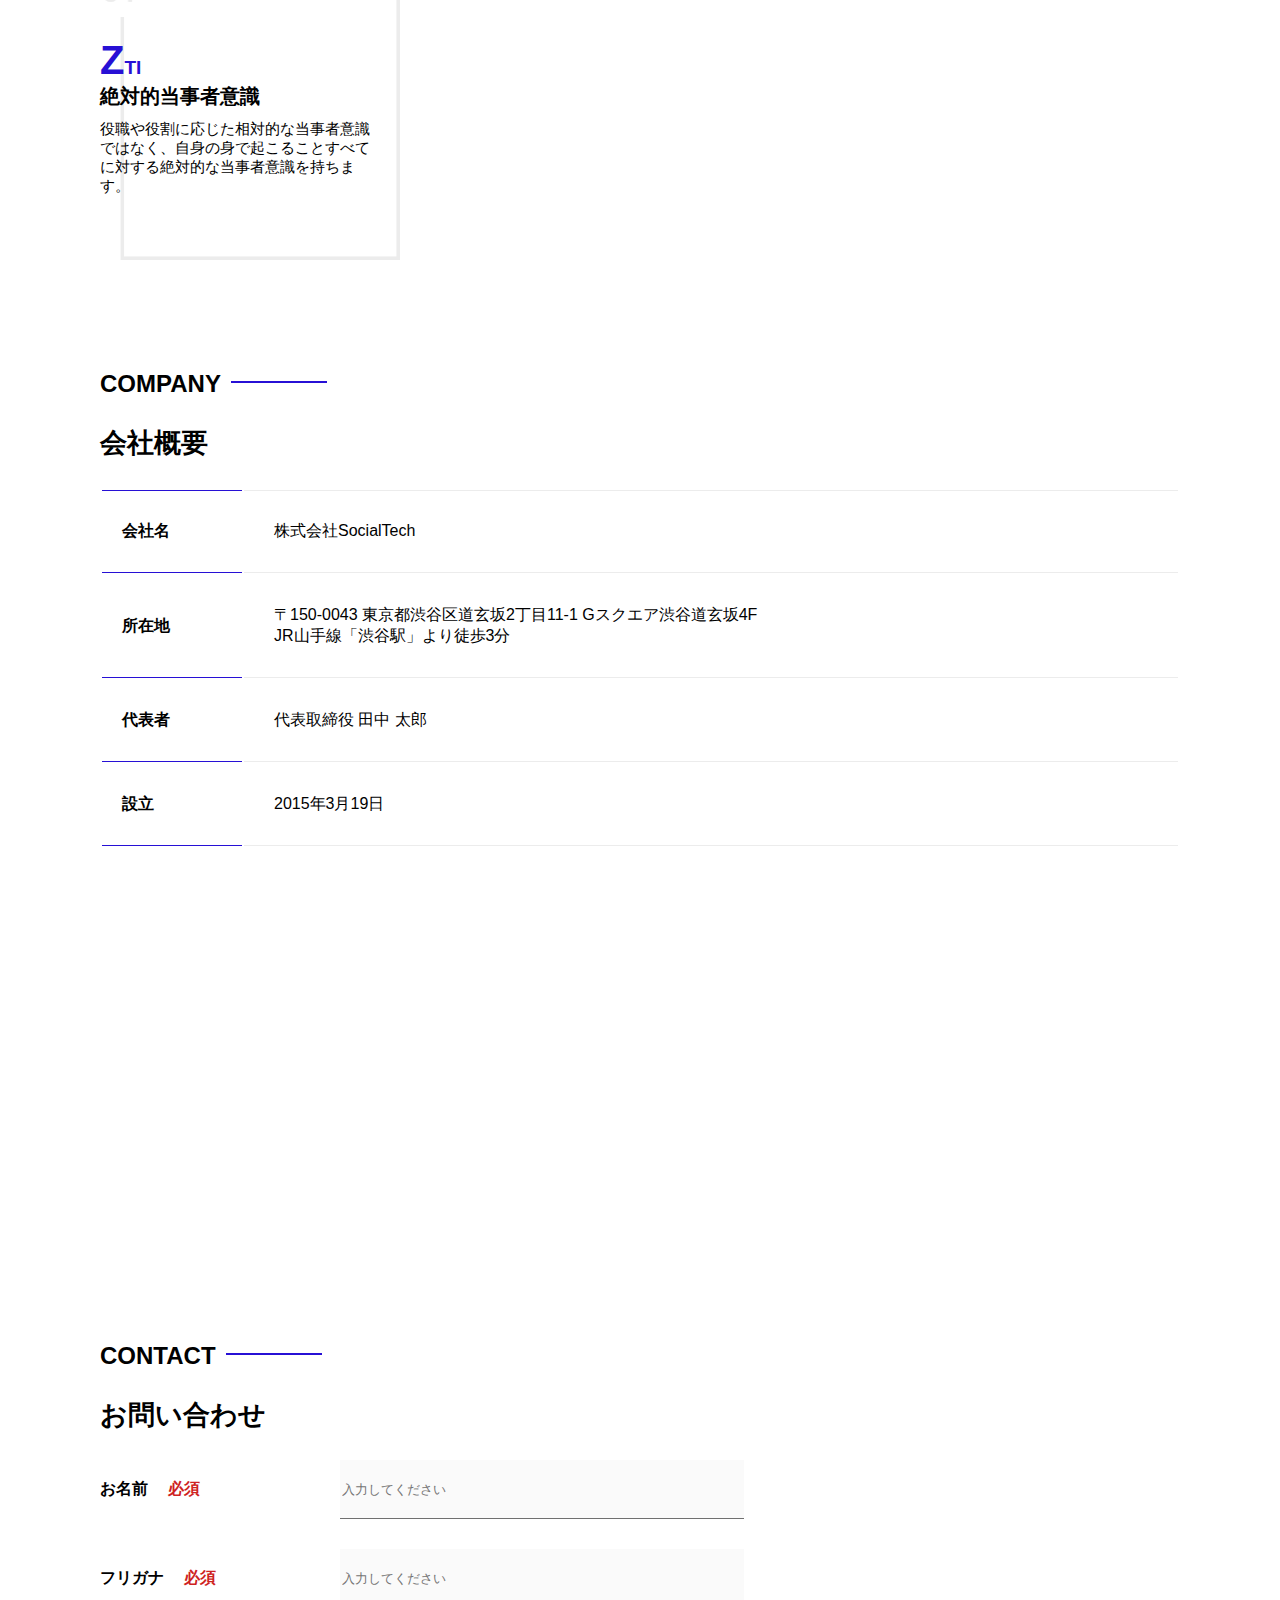
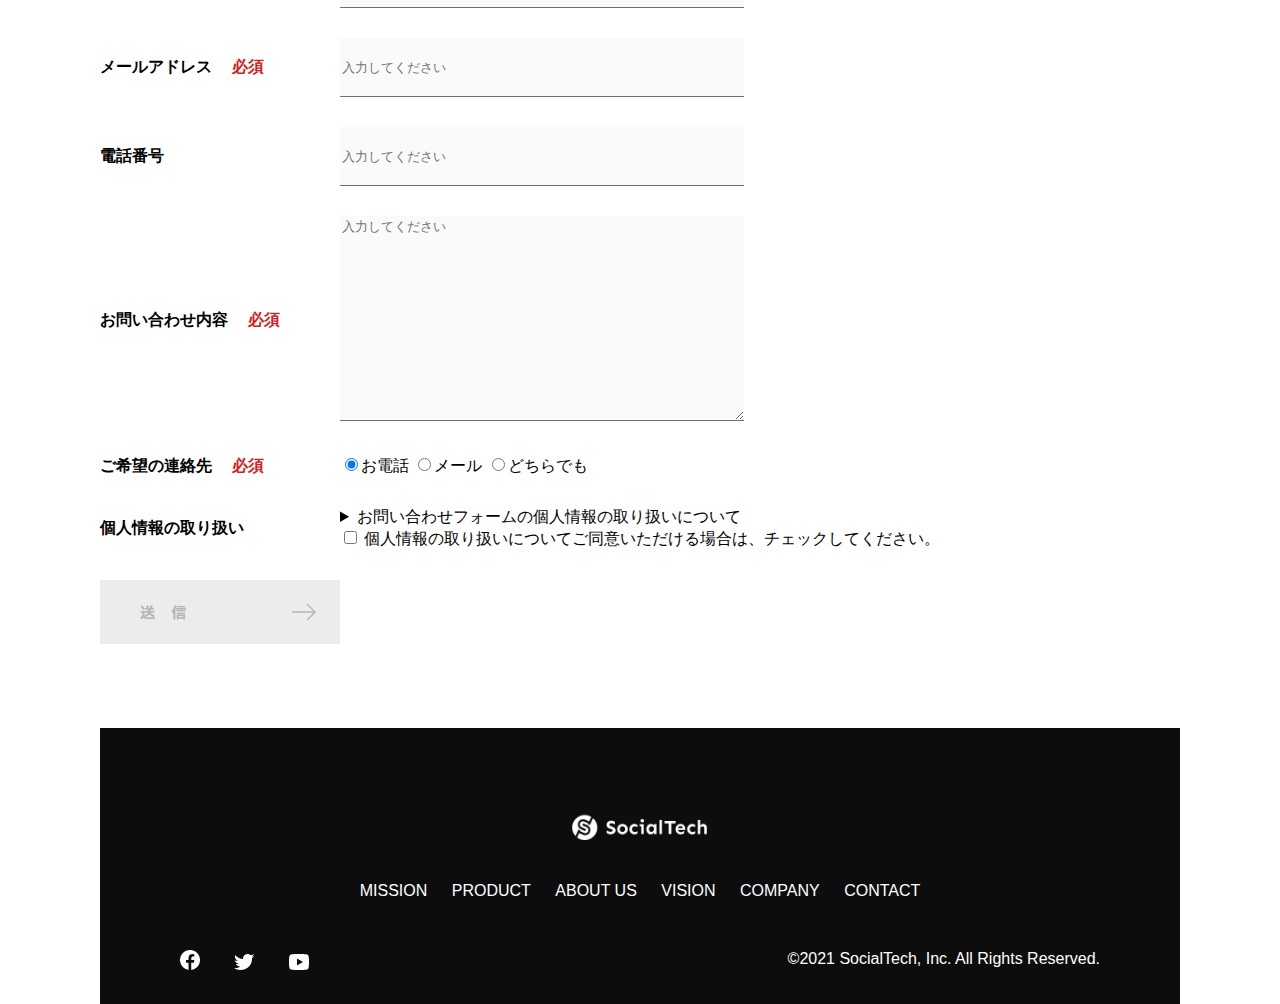
<file: kadai_tutorial_output/socialtech/index.html>
<!DOCTYPE html>
<html>
  <head>
    <title>SocialTech</title>
    <meta charset="UTF-8">
    <meta name="description" content="SocialTechはEdTech業界のリーディングカンパニーを目指します。">
    <meta name="viewport" content="width=device-width, initial-scale=1.0">
    <link rel="stylesheet" href="style.css">
  </head>
  <body>
    <header>
      <a href="index.html" id="logo"><img src="images/logo.png" alt="トップページに戻る"></a>
      
      <!-- PC用ナビゲーション -->
      <nav id="nav-pc">
        <a href="mission.html">MISSION</a>
        <a href="product.html">PRODUCT</a>
        <a href="index.html#aboutus">ABOUT US</a>
        <a href="index.html#vision">VISION</a>
        <a href="index.html#company">COMPANY</a>
        <a href="index.html#contact">CONTACT</a>
      </nav>
      <!-- スマホ用メニューボタン -->
      <img id="menu-sp" src="images/button-menu.png" alt="ナビゲーション" onclick="document.getElementById('nav-sp').style.display = 'block'">
      
      <!-- スマホ用ナビゲーション -->
      <nav id="nav-sp">
        <img id="close" src="images/button-close.png" alt="ナビゲーションを閉じる" onclick="document.getElementById('nav-sp').style.display = 'none'">
        <a id="logo-sp" href="index.html" onclick="document.getElementById('nav-sp').style.display = 'none'">
          <img src="images/logo-sp.png" alt="トップページに戻る"></a>
        <a class="menu" href="mission.html" onclick="document.getElementById('nav-sp').style.display = 'none'">MISSION</a>
        <a class="menu" href="product.html" onclick="document.getElementById('nav-sp').style.display = 'none'">PRODUCT</a>
        <a class="menu" href="index.html#aboutus" onclick="document.getElementById('nav-sp').style.display = 'none'">ABOUT US</a>
        <a class="menu" href="index.html#vision" onclick="document.getElementById('nav-sp').style.display = 'none'">VISION</a>
        <a class="menu" href="index.html#company" onclick="document.getElementById('nav-sp').style.display = 'none'">COMPANY</a>
        <a class="menu" href="index.html#contact" onclick="document.getElementById('nav-sp').style.display = 'none'">CONTACT</a>
        <div id="sns">
          <a href="https://www.facebook.com/sejuku2013"><img src="images/button-facebook.png" alt="Facebookのリンク"></a>
         <a href="https://twitter.com/samuraijuku"><img src="images/button-twitter.png" alt="Twitterのリンク"></a>
         <a href="https://www.youtube.com/channel/UCCFOQO5aDK0xXam4cUQXT8g"><img src="images/button-youtube.png" alt="YouTubeのリンク"></a>
        </div>
      </nav>

    </header>
    <main>
      <article>
        <section id="main-visual">
          <div id="main-message">
            <h1>WORLD PEACE</h1>
            <p>IT教育で世界平和を実現する</p>
          </div>
          <img src="images/index/index-main.png" alt="PCの周りに集まる多国籍の仲間たち">
        </section>

        <section id="mission">
          <h2 class="index-h2">MISSION</h2>
          <div id="mission-flex">
            <div>
              <img id="mission-photo" src="images/index/index-mission.png" alt="屋外のベンチで写真を撮影する多国籍の仲間たち">
              <h3>世界平和の実現</h3>
              <p>
                人類の悲願である世界平和。世界平和を脅かす様々な社会問題を解決するためには、イノベーションをどんどん起こしていく必要があります。SocialTechは、プログラミング教育を通してイノベーターを輩出することで、世界平和という大きなテーマに挑んでいきます。
              </p>
            </div>
            <div>
              <img id="s2dgs" src="images/index/s2dgs.png" alt="S2DGs">
              <h3>S2DGsの実現</h3>
              <p>国連が掲げる「Sustainable Development Goals（持続可能な開発目標）」に含まれる17つのグローバル目標のうち、以下の5つの目標の実現をミッションとしてサービスを展開しています。</p>
              <a href="mission.html">
                <img src="images/button-more.png" alt="もっとみる">
              </a>       
            </div>
          </div>
        </section>

        <section id="product">
          <h2 class="index-h2">PRODUCT</h2>
          <div>            
            <div id="product-left">
              <div>
                <img class="product-photo" src="images/index/index-mantoman.png" alt="PCでコードを書く男性">
                <div class="product-explain">
                  <span>MAN TO MAN</span>
                  <h3>プログラミング教育</h3>
                  <p>2013年より日本で唯一の専属講師によるマンツーマンのプログラミングレッスンを開始。AI/人工知能やウェブデザインの学習も可能です。</p>
                </div>
              </div>
              <div>
                <img class="product-photo" src="images/index/index-career.png" alt="笑顔で話し合う２人の男性">
                <div class="product-explain">
                  <span>CAREER</span>
                  <h3>人材紹介事業</h3>
                  <p>エンジニアへの転職に特化した履歴書や職務経歴書のアドバイスや面接対策を行い、豊富な求人の中から最適なキャリア選択を支援します。</p>
                </div>             
              </div>
            </div>            
            <div id="product-right">
              <div>
                <img class="product-photo" src="images/index/index-media.png" alt="スマートフォンを操作する人">
                <div class="product-explain">
                  <span>MEDIA</span>
                  <h3>プログラミング学習メディア</h3>
                  <p>月間200万人に読まれる日本最大級のプログラミング学習サイト「SocialTech Blog」やYouTubeチャンネルにて学習情報を発信しています。</p>               
                </div>
              </div>
              <div>
                <img class="product-photo" src="images/index/index-b2b.png" alt="講演中の男性とそれを聴く人々">
                <div class="product-explain">
                  <span>B2B</span>
                  <h3>法人研修事業</h3>
                  <p>社員のスキルアップ・資格取得・福利厚生を目的としたプログラミング法人研修。貴社の事業モデルに合わせた研修内容の提案を致します。</p>            
                </div>
              </div>            
            </div>
          </div>
          <div>
            <a id="product-more" href="product.html">
              <img src="images/button-more.png" alt="もっとみる">
            </a>
          </div>
        </section>

        <!-- ABOUT US -->
        <section id="aboutus">
          <h2 class="index-h2">ABOUT US</h2>
          <h3>３つの組織文化</h3>
          <div>
            <table class="culture-table">
              <tr>
                <td>
                  <span class="culture-num">01</span>
                </td>
                <td>
                  <span class="culture-en">FLEXIBLE</span>
                  <span class="culture-jp">フレキシブル</span>
                </td>
              </tr>
              <tr>
                <td>
                  <!-- 空のセル -->
                </td>
                <td>
                  <p class="culture-description">
                    リモートワーク、フルフレックス、副業推奨など1人1人が最大限のパフォーマンスを発揮できる柔軟な働き方を促進しています。
                  </p>
                </td>
              </tr>
              <tr>
                <td>
                  <span class="culture-num">02</span>
                </td>
                <td>
                  <span class="culture-en">TEAL</span>
                  <span class="culture-jp">ティール</span>
                </td>
              </tr>
              <tr>
                <td>
                  <!-- 空のセル -->
                </td>
                <td>
                  <p class="culture-description">
                    会社全体を1つの生命体として捉え、お互いが深く結びついた一階層型
                    組織として部署・チーム関係なく課題解決をできる組織を目指しています。
                  </p>
                </td>
              </tr>
              <tr>
                <td>
                  <span class="culture-num">03</span>
                </td>
                <td>
                  <span class="culture-en">SELF REALIZATION</span>
                  <span class="culture-jp">自己実現</span>
                </td>
              </tr>
              <tr>
                <td>
                  <!-- 空のセル -->
                </td>
                <td>
                  <p class="culture-description">
                    クオーター毎に経営・部署・個人ごとにOKRを設定し個人のキャリアと会社の目指す方向の軌道修正を行っております。
                  </p>
                </td>
              </tr>
            </table>
            <img class="culture-img" src="images/index/index-aboutus1.png" alt="笑顔で話し合う２人の女性">
          </div>
          <img class="culture-img2" src="images/index/index-aboutus2.png" alt="笑顔で話し合う３人の男女">
        </section>
        <!-- VISION -->
        <section id="vision">
          <h2 class="index-h2">VISION</h2>
          <h3>７つの行動指針</h3>
          <div>
            <div class="vision-box">
              <img src="images/index/vision-01.png" alt="01">
              <span>
                <h4>CUSTOMOR IS BOSS</h4>
                <h5>あなたのボスは顧客である</h5>
                <p>私たちは常にお客様志向で行動し、お客様を喜ばせ、期待値を超えた感動を提供することを大切にします。</p>
              </span>
            </div>

            <div class="vision-box">
              <img src="images/index/vision-02.png" alt="02">
              <span>
                <h4>MOVE FAST</h4>
                <h5>早さは価値</h5>
                <p>素早く試し、素早く実行することで新しい気付きや発見を見つけていきます。</p>
              </span>
            </div>

            <div class="vision-box">
              <img src="images/index/vision-03.png" alt="03">
              <span>
                <h4>IMPACT DRIVEN</h4>
                <h5>作業するのは仕事ではない</h5>
                <p>問題から考え、成果とは何かを考え続け、インパクトのある成果を生むために仕事をしていきます。</p>
              </span>
            </div>

            <div class="vision-box">
              <img src="images/index/vision-04.png" alt="04">
              <span>
                <h4>SAVE TIME, SAVE MONEY</h4>
                <h5>浪費は命取りになる</h5>
                <p>少ないコストでできる方法を考えます。お金だけでなく、人の時間をいただいている自覚を持ち、あらゆるリソースを有意義に活用します。</p>
              </span>
            </div>

            <div class="vision-box">
              <img src="images/index/vision-05.png" alt="05">
              <span>
                <h4>BE GENTLE</h4>
                <h5>「優しくない」をなくす</h5>
                <p>社会をすこしずつ優しくしていきます。自分、家族、同僚、顧客、他人、全ての人に優しくいることを心がけます。</p>
              </span>
            </div>

            <div class="vision-box">
              <img src="images/index/vision-06.png" alt="06">
              <span>
                <h4>ABC</h4>
                <h5>当たり前の事をバカにせずにちゃんとやる</h5>
                <p>礼儀、健康、嘘をつかない。当たり前の事が出来ているかを常に自問し、当たり前の基準を高く持って行動します。</p>
              </span>
            </div>

            <div class="vision-box">
              <img src="images/index/vision-07.png" alt="07">
              <span>
                <h4>ZTI</h4>
                <h5>絶対的当事者意識</h5>
                <p>役職や役割に応じた相対的な当事者意識ではなく、自身の身で起こることすべてに対する絶対的な当事者意識を持ちます。</p>
              </span>
            </div>
          </div>
        </section>
        <!-- COMPANY -->
        <section id="company">
          <h2 class="index-h2">COMPANY</h2>
          <h3>会社概要</h3>
          <table id="company-table">
            <tr>
              <th class="tableheader-first">会社名</th>
              <td class="cell-first">株式会社SocialTech</td>
            </tr>
            <tr>
              <th class="tableheader">所在地</th>
              <td class="cell">〒150-0043 東京都渋谷区道玄坂2丁目11-1 Gスクエア渋谷道玄坂4F<br>JR山手線「渋谷駅」より徒歩3分</td>
            </tr>
            <tr>
              <th class="tableheader">代表者</th>
              <td class="cell">代表取締役 田中 太郎</td>
            </tr>
            <tr>
              <th class="tableheader">設立</th>
              <td class="cell">2015年3月19日</td>
            </tr>
          </table>
          <iframe 
            src="https://www.google.com/maps/embed?pb=!1m18!1m12!1m3!1d3241.7739223224576!2d139.6961571!3d35.6579413!2m3!1f0!2f0!3f0!3m2!1i1024!2i768!4f13.1!3m3!1m2!1s0x60188be0535d9a81%3A0x2224a9d185e7697b!2z44CSMTUwLTAwNDMg5p2x5Lqs6YO95riL6LC35Yy66YGT546E5Z2C77yS5LiB55uu77yR77yR4oiS77yRIGcgNGY!5e0!3m2!1sja!2sjp!4v1719105878176!5m2!1sja!2sjp" 
            style="border:0;" allowfullscreen="" loading="lazy">
          </iframe>
        </section>
        <!-- お問い合わせフォーム -->
        <section id="contact">
          <h2 class="index-h2">CONTACT</h2>
          <h3>お問い合わせ</h3>
          <!-- STATIC FORMSのフォームタグ -->
          <form action="https://api.staticforms.xyz/submit" method="post">
            <input type="text" name="honeypot" style="display:none">
            <!-- STATIC FORMSのアクセスキー -->
            <input type="hidden" name="accessKey" value="e8ef55fd-b25f-49b0-881f-80d415d693cb">
            <!--メールのタイトル-->
            <input type="hidden" name="subject" value="お問い合わせフォーム">
            <!--送信先のメールアドレスをvalueに設定する-->
            <input type="hidden" name="replyTo" value="emi.0829.h@gmail.com">
            <!--redirectToのURLは公開後のURLへリンクする-->
            <input type="hidden" name="redirectTo" value="">
            <div>
              <div class="contact-heading">
                <label class="contact-label">お名前<span class="contact-span">必須</span></label>
              </div>
              <div>
                <input type="text" name="name" placeholder="入力してください" class="contact-textbox">
              </div>
            </div>
            <div>
              <div class="contact-heading">
                <label class="contact-label">フリガナ<span class="contact-span">必須</span></label>
              </div>
              <div>
                <input type="text" name="hurigana" placeholder="入力してください" class="contact-textbox">
              </div>
            </div>
            <div>
              <div class="contact-heading">
                <label class="contact-label">メールアドレス<span class="contact-span">必須</span></label>
              </div>
              <div>
                <input type="text" name="email" placeholder="入力してください" class="contact-textbox">
              </div>
            </div>
            <div>
              <div class="contact-heading">
                <label class="contact-label">電話番号</label>
              </div>
              <div>
                <input type="text" name="tel" placeholder="入力してください" class="contact-textbox">
              </div>
            </div>
            <div>
              <div class="contact-heading">
                <label class="contact-label">お問い合わせ内容<span class="contact-span">必須</span></label>
              </div>
              <div>
                <textarea class="contact-textarea" placeholder="入力してください"></textarea>
              </div>
            </div>
            <div>
              <div class="contact-heading">
                <label class="contact-label">ご希望の連絡先<span class="contact-span">必須</span></label>
              </div>
              <div>
                <input class="radiobutton" type="radio" value="tel" name="contact" checked><label>お電話</label>
                <input class="radiobutton" type="radio" value="mail" name="contact"><label>メール</label>
                <input class="radiobutton" type="radio" value="both" name="contact"><label>どちらでも</label> 
              </div>
            </div>
            <div>
              <div class="contact-heading">
                <label class="contact-label">個人情報の取り扱い</label>
              </div>
              <div>
                <details>
                  <summary>お問い合わせフォームの個人情報の取り扱いについて</summary>
                  <div>
                    <span>１．組織の名称又は氏名</span><br>
                   株式会社SocialTech<br><br>
                   <span>２．個人情報保護管理者（若しくはその代理人）の氏名又は職名、所属及び連絡先
                     鈴木 一郎 コーポレート部</span><br>
                   メールアドレス：support@socialtech.net<br>
                   TEL：03-xxxx-xxxx<br>
                   <span>３．個人情報の利用目的</span><br>
                   ・本サービス及び本サービスに関連する情報の提供又はそれらに関する連絡のため<br>
                   ・ユーザーの本人確認のため<br>
                   ・当社サービスのご案内のため<br>
                   ・当社の商品等の広告または宣伝（電子メールによるものを含むものとします。）<br><br>
                   <span>４．個人情報の取り扱い業務の委託</span><br>
                   個人情報の取扱業務の全部または一部を外部に業務委託する場合があります。<br>
                   その際、弊社は、個人情報を適切に保護できる管理体制を敷き実行していることを条件として<br>
                   委託先を厳選したうえで、機密保持契約を委託先と締結し、お客様の個人情報を厳密に管理させます。<br><br>
                   <span>５．個人情報の開示等の請求</span><br>
                   お客様は、弊社に対してご自身の個人情報の開示等（利用目的の通知、開示、内容の訂正・追加・削除、利用の停止または消去、第三者への提供の停止）に関して、当社問合わせ窓口に申し出ることができます。<br>
                   その際、弊社はお客様ご本人を確認させていただいたうえで、合理的な期間内に対応いたします。<br><br>
                   なお、個人情報に関する弊社問合わせ先は、次の通りです。<br><br>
                   株式会社SocialTech　個人情報問合せ窓口<br>
                   〒150-0043　東京都渋谷区道玄坂2丁目11-1 Ｇスクエア渋谷道玄坂 4F<br>
                   メールアドレス：support@socialtech.net　TEL：03-xxxx-xxxx<br><br>
                   <span>６．個人情報を提供されることの任意性について</span><br><br>
                   お客様がご自身の個人情報を弊社に提供されるか否かは、お客様のご判断によりますが、もしご提供されない場合には、適切なサービスが提供できない場合がありますので予めご了承ください。
                  </div>
                </details>
                <input type="checkbox" name="agree">
                <span>個人情報の取り扱いについてご同意いただける場合は、チェックしてください。</span>
              </div>
            </div>
            <input type="image" src="images/button-submit.png" alt="送信する">
          </form>
        </section>
      </article>
      <footer>
        <div id="footer-logo">
          <img src="images/logo-sp.png" alt="SocialTech">
        </div>
        <div id="footer-link">
          <a href="mission.html">MISSION</a>
          <a href="product.html">PRODUCT</a>
          <a href="index.html#aboutus">ABOUT US</a>
          <a href="index.html#vision">VISION</a>
          <a href="index.html#company">COMPANY</a>
          <a href="index.html#contact">CONTACT</a>
        </div>
        <div id="sns-footer">
          <a href="https://www.facebook.com/sejuku2013"><img src="images/button-facebook.png" alt="Facebookのリンク"></a>
          <a href="https://twitter.com/samuraijuku"><img src="images/button-twitter.png" alt="Twitterのリンク"></a>
          <a href="https://www.youtube.com/channel/UCCFOQO5aDK0xXam4cUQXT8g"><img src="images/button-youtube.png" alt="YouTubeのリンク"></a>
          <span id="copyright">&copy;2021 SocialTech, Inc. All Rights Reserved.</span>
        </div>
      </footer>
    </main>
  </body>
</html>
</file>
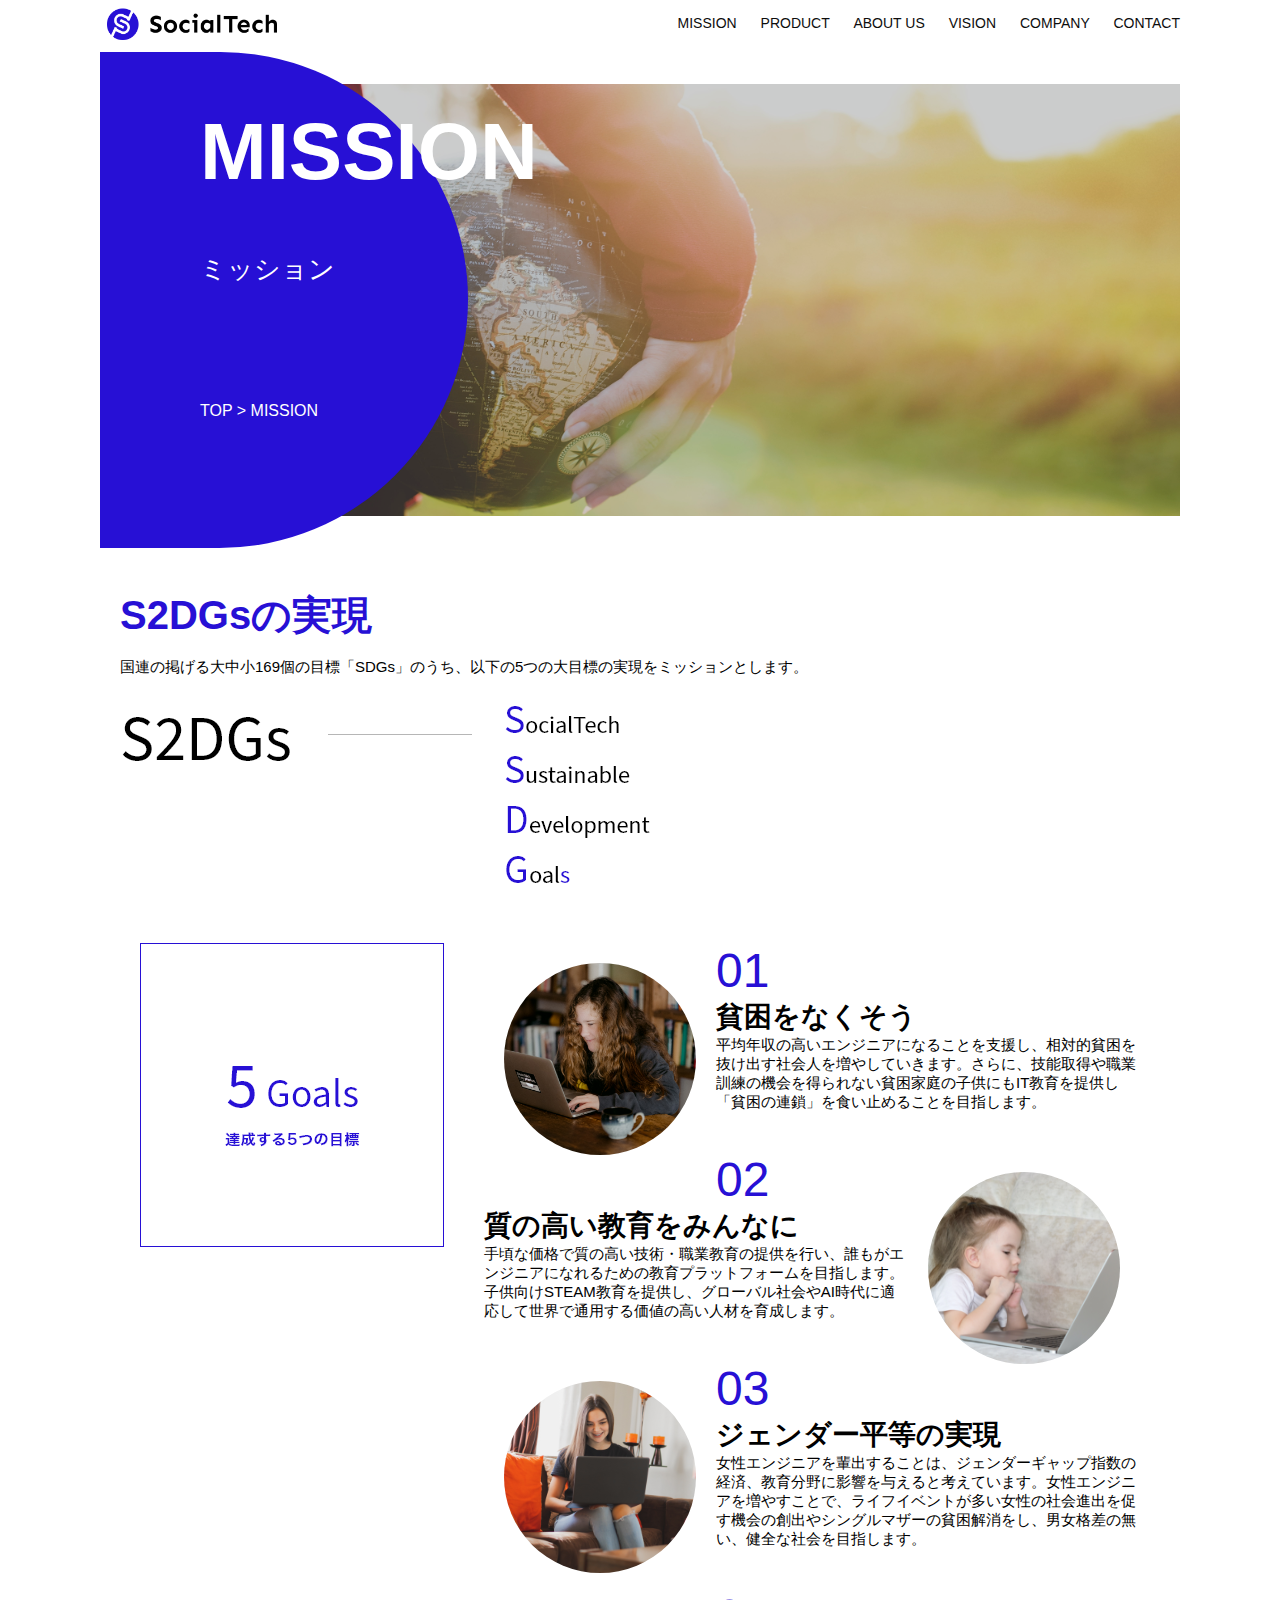
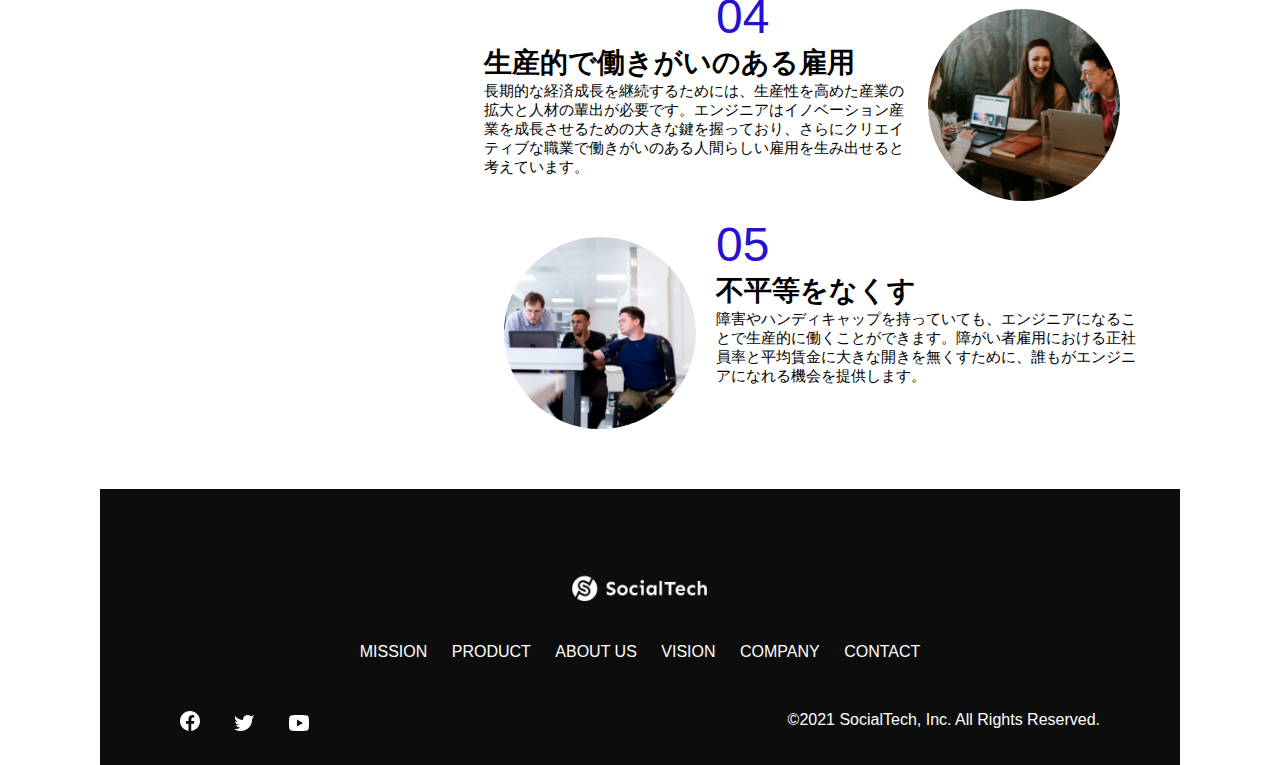
<file: kadai_tutorial_output/socialtech/mission.html>
<!DOCTYPE html>
<html>
  <head>
    <title>SocialTech - MISSION ミッション -</title>
    <meta charset="UTF-8">
    <meta name="description" content="SocialTechが目指す5つの目標（S2DGs）を紹介します">
    <meta name="viewport" content="width=device-width, initial-scale=1.0">
    <link rel="stylesheet" href="style.css">
  </head>

  <body>
    <!-- ヘッダー -->
    <header>
      <!-- ロゴ -->
      <a href="index.html" id="logo"><img src="images/logo.png" alt="トップページに戻る"></a>

      <!-- PC用ナビゲ０ション -->
      <nav id="nav-pc">
        <a href="mission.html">MISSION</a>
        <a href="product.html">PRODUCT</a>
        <a href="index.html#aboutus">ABOUT US</a>
        <a href="index.html#vision">VISION</a>
        <a href="index.html#company">COMPANY</a>
        <a href="index.html#contact">CONTACT</a>
      </nav>

      <!-- スマホ用メニューボタン -->
      <img id="menu-sp" src="images/button-menu.png" alt="ナビゲーションを開く" onclick="document.getElementById('nav-sp').style.display = 'block'">
  
      <!-- スマホ用ナビゲーション -->
      <nav id="nav-sp">
        <img id="close" src="images/button-close.png" alt="ナビゲーションを閉じる" onclick="document.getElementById('nav-sp').style.display = 'none'">
        <a id="logo-sp" href="index.html" onclick="document.getElementById('nav-sp').style.display = 'none'"><img
            src="images/logo-sp.png" alt="トップページに戻る"></a>
        <a class="menu" href="mission.html" onclick="document.getElementById('nav-sp').style.display = 'none'">MISSION</a>
        <a class="menu" href="product.html" onclick="document.getElementById('nav-sp').style.display = 'none'">PRODUCT</a>
        <a class="menu" href="index.html#aboutus" onclick="document.getElementById('nav-sp').style.display = 'none'">ABOUT
          US</a>
        <a class="menu" href="index.html#vision"
          onclick="document.getElementById('nav-sp').style.display = 'none'">VISION</a>
        <a class="menu" href="index.html#company"
          onclick="document.getElementById('nav-sp').style.display = 'none'">COMPANY</a>
        <a class="menu" href="index.html#contact"
          onclick="document.getElementById('nav-sp').style.display = 'none'">CONTACT</a>
        <div id="sns">
          <a href="https://www.facebook.com/sejuku2013"><img src="images/button-facebook.png" alt="Facebookのリンク"></a>
          <a href="https://twitter.com/samuraijuku"><img src="images/button-twitter.png" alt="Twitterのリンク"></a>
          <a href="https://www.youtube.com/channel/UCCFOQO5aDK0xXam4cUQXT8g"><img src="images/button-youtube.png" alt="YouTubeのリンク"></a>
        </div>
      </nav>
    </header>
    <main>
      <article>
        <section id="mission-main">
          <div id="mission-title">
            <h1>MISSION</h1>
            <span>ミッション</span>
            <div>TOP > MISSION</div>
          </div>
        </section>
        <section id="mission-s2dgs">
          <h2 class="mission-h2">S2DGsの実現</h2>
          <p>国連の掲げる大中小169個の目標「SDGs」のうち、以下の5つの大目標の実現をミッションとします。</p>
          <img src="images/mission/mission-s2dgs.png" alt="S2DGs">
        </section>
        
        <section id="mission-5goals">
          <div>
            <img id="s2dgs-image" src="images/mission/mission-5goals.png" alt="5Goals">
          </div>
          <div>
            <div>
              <img class="fivegoals-image-left" src="images/mission/mission-5goals01.png" alt="PCを操作する女の子">
              <span class="fivegoals-number">01</span>
              <h3 class="fivegoals-h3">貧困をなくそう</h3>
              <p class="fivegoals-p">
                平均年収の高いエンジニアになることを支援し、相対的貧困を抜け出す社会人を増やしていきます。さらに、技能取得や職業訓練の機会を得られない貧困家庭の子供にもIT教育を提供し「貧困の連鎖」を食い止めることを目指します。
              </p>
            </div>

            <div>
              <img class="fivegoals-image-right" src="images/mission/mission-5goals02.png" alt="PCを見つめる小さい女の子">
              <span class="fivegoals-number">02</span>
              <h3 class="fivegoals-h3">質の高い教育をみんなに</h3>
              <p class="fivegoals-p">
                手頃な価格で質の高い技術・職業教育の提供を行い、誰もがエンジニアになれるための教育プラットフォームを目指します。子供向けSTEAM教育を提供し、グローバル社会やAI時代に適応して世界で通用する価値の高い人材を育成します。
              </p>
            </div>

            <div>
              <img class="fivegoals-image-left" src="images/mission/mission-5goals03.png" alt="PCを操作する女性">
              <span class="fivegoals-number">03</span>
              <h3 class="fivegoals-h3">ジェンダー平等の実現</h3>
              <p class="fivegoals-p">
                女性エンジニアを輩出することは、ジェンダーギャップ指数の経済、教育分野に影響を与えると考えています。女性エンジニアを増やすことで、ライフイベントが多い女性の社会進出を促す機会の創出やシングルマザーの貧困解消をし、男女格差の無い、健全な社会を目指します。
              </p>
            </div>

            <div>
              <img class="fivegoals-image-right" src="images/mission/mission-5goals04.png" alt="笑顔で話し合う3人の男女">
              <span class="fivegoals-number">04</span>
              <h3 class="fivegoals-h3">生産的で働きがいのある雇用</h3>
              <p class="fivegoals-p">
                長期的な経済成長を継続するためには、生産性を高めた産業の拡大と人材の輩出が必要です。エンジニアはイノベーション産業を成長させるための大きな鍵を握っており、さらにクリエイティブな職業で働きがいのある人間らしい雇用を生み出せると考えています。
              </p>
            </div>

            <div>
              <img class="fivegoals-image-left" src="images/mission/mission-5goals05.png" alt="障害を持つ男性が生き生きと働く様子">
              <span class="fivegoals-number">05</span>
              <h3 class="fivegoals-h3">不平等をなくす</h3>
              <p class="fivegoals-p">
                障害やハンディキャップを持っていても、エンジニアになることで生産的に働くことができます。障がい者雇用における正社員率と平均賃金に大きな開きを無くすために、誰もがエンジニアになれる機会を提供します。
              </p>
            </div>
          </div>
        </section>

      </article>
      <footer>
        <div id="footer-logo">
          <img src="images/logo-sp.png" alt="SocialTech">
        </div>
        <div id="footer-link">
          <a href="mission.html">MISSION</a>
          <a href="product.html">PRODUCT</a>
          <a href="index.html#aboutus">ABOUT US</a>
          <a href="index.html#vision">VISION</a>
          <a href="index.html#company">COMPANY</a>
          <a href="index.html#contact">CONTACT</a>
        </div>
        <div id="sns-footer">
          <a href="https://www.facebook.com/sejuku2013"><img src="images/button-facebook.png" alt="Facebookのリンク"></a>
          <a href="https://twitter.com/samuraijuku"><img src="images/button-twitter.png" alt="Twitterのリンク"></a>
          <a href="https://www.youtube.com/channel/UCCFOQO5aDK0xXam4cUQXT8g"><img src="images/button-youtube.png" alt="YouTubeのリンク"></a>
          <span id="copyright">&copy;2021 SocialTech, Inc. All Rights Reserved. </span>
        </div>
      </footer>
    </main>
  </body>
</html>
</file>
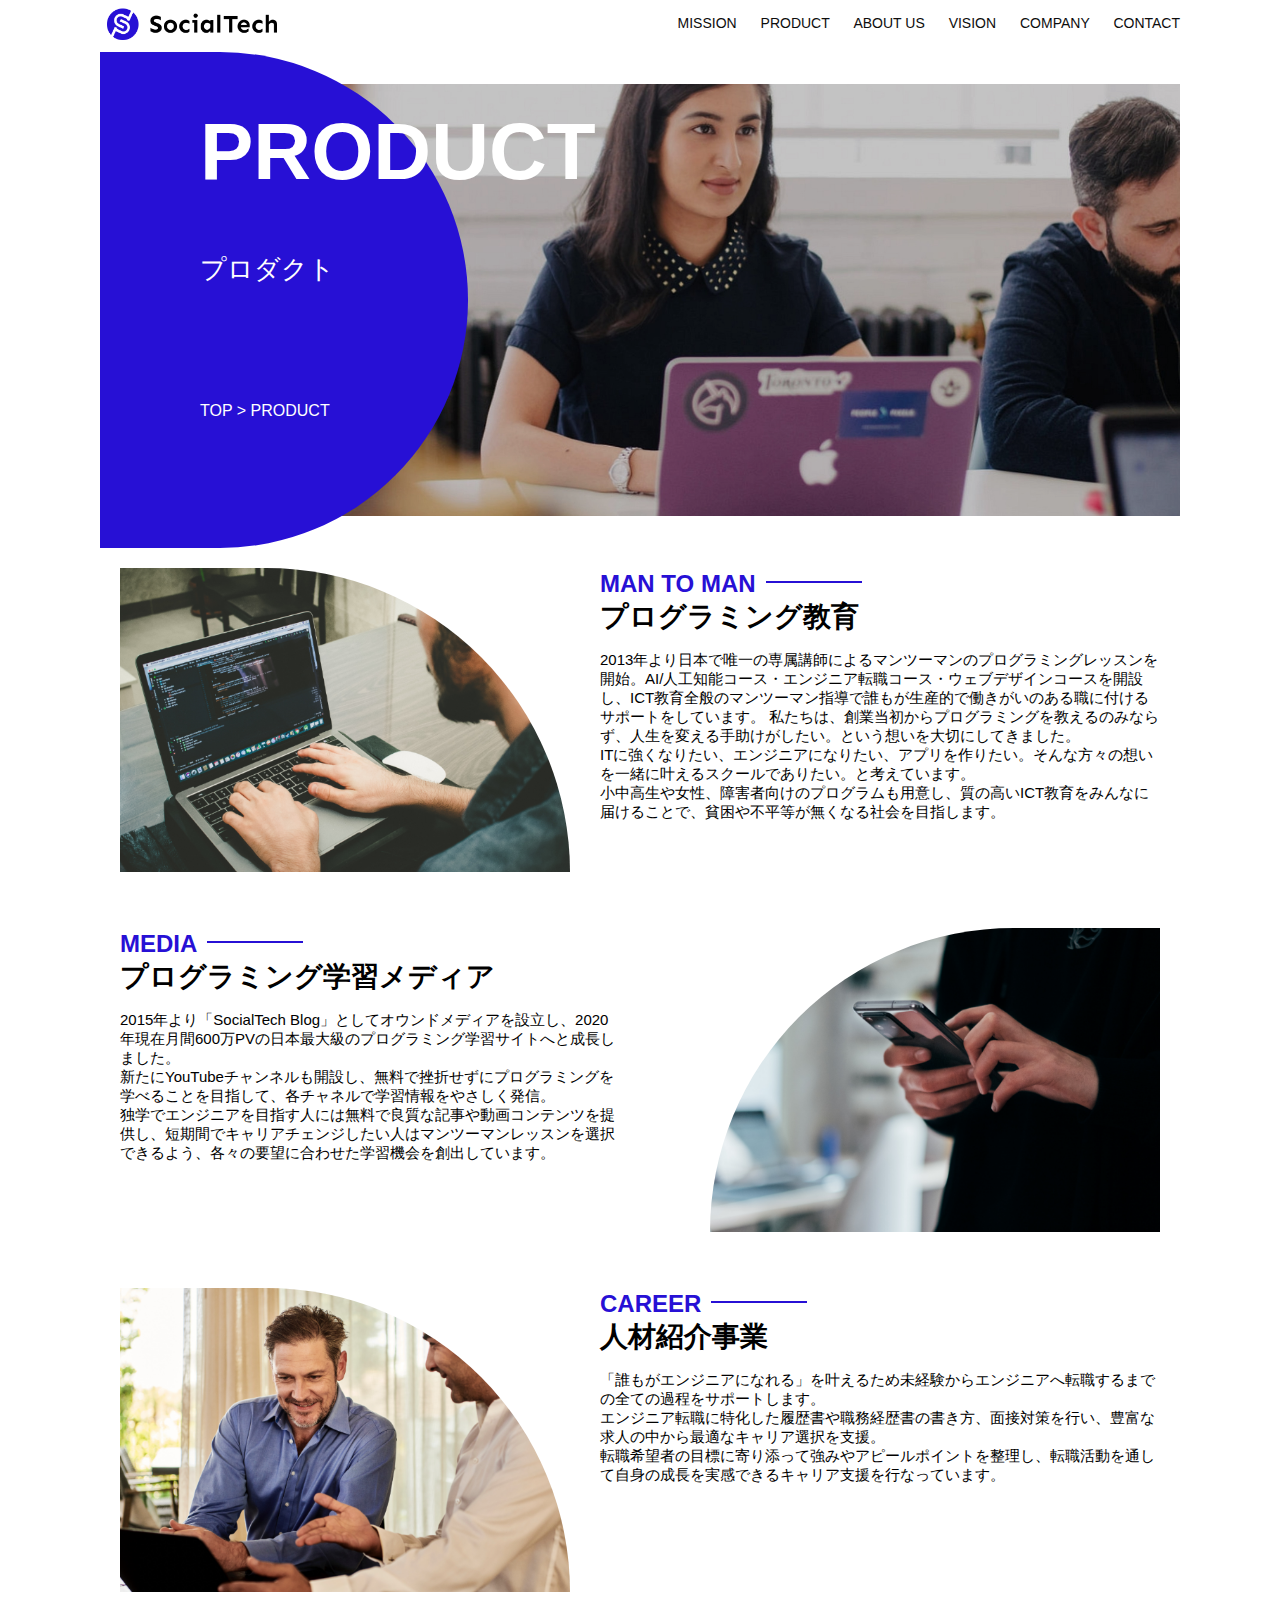
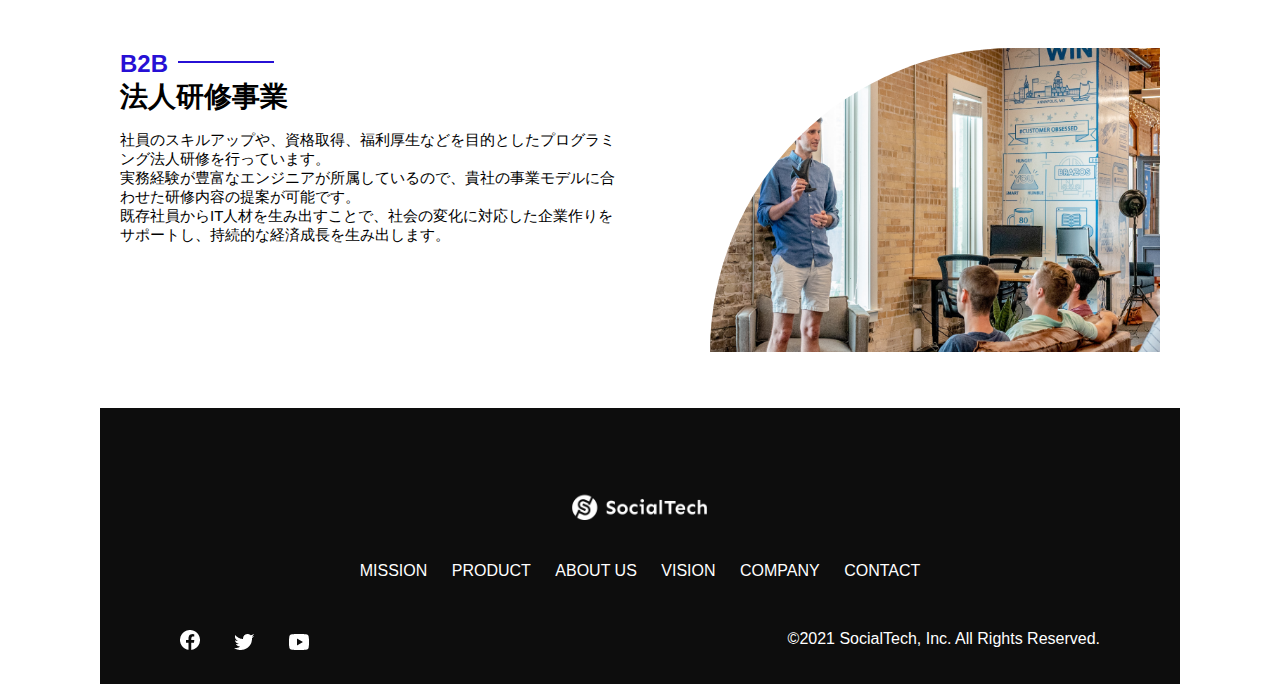
<file: kadai_tutorial_output/socialtech/product.html>
<!DOCTYPE html>
<html>
<head>
  <title>SocialTech -PRODUCT プロダクト-</title>
  <meta charset="UTF-8">
  <meta name="description" content="SocialTechの4つのプロダクトを紹介します">
  <meta name="viewport" content="width=device-width, initial-scale=1.0">
  <link rel="stylesheet" href="style.css">
</head>

<body>
  <!-- ヘッダー -->
  <header>
    <!-- ロゴ -->
    <a href="index.html" id="logo"><img src="images/logo.png" alt="トップページに戻る"></a>

    <!-- PC用ナビゲーション -->
    <nav id="nav-pc">
      <a href="mission.html">MISSION</a>
      <a href="product.html">PRODUCT</a>
      <a href="index.html#aboutus">ABOUT US</a>
      <a href="index.html#vision">VISION</a>
      <a href="index.html#company">COMPANY</a>
      <a href="index.html#contact">CONTACT</a>
    </nav>

    <!-- スマホ用メニューボタン -->
    <img id="menu-sp" src="images/button-menu.png" alt="ナビゲーションを開く" onclick="document.getElementById('nav-sp').style.display = 'block'">

    <!-- スマホ用ナビゲーション -->
    <nav id="nav-sp">
      <img id="close" src="images/button-close.png" alt="ナビゲーションを閉じる" onclick="document.getElementById('nav-sp').style.display = 'none'">
      <a id="logo-sp" href="index.html" onclick="document.getElementById('nav-sp').style.display = 'none'"><img
          src="images/logo-sp.png" alt="トップページに戻る"></a>
      <a class="menu" href="mission.html" onclick="document.getElementById('nav-sp').style.display = 'none'">MISSION</a>
      <a class="menu" href="product.html" onclick="document.getElementById('nav-sp').style.display = 'none'">PRODUCT</a>
      <a class="menu" href="index.html#aboutus" onclick="document.getElementById('nav-sp').style.display = 'none'">ABOUT
        US</a>
      <a class="menu" href="index.html#vision"
        onclick="document.getElementById('nav-sp').style.display = 'none'">VISION</a>
      <a class="menu" href="index.html#company"
        onclick="document.getElementById('nav-sp').style.display = 'none'">COMPANY</a>
      <a class="menu" href="index.html#contact"
        onclick="document.getElementById('nav-sp').style.display = 'none'">CONTACT</a>
      <div id="sns">
        <a href="https://www.facebook.com/sejuku2013"><img src="images/button-facebook.png" alt="Facebookのリンク"></a>
        <a href="https://twitter.com/samuraijuku"><img src="images/button-twitter.png" alt="Twitterのリンク"></a>
        <a href="https://www.youtube.com/channel/UCCFOQO5aDK0xXam4cUQXT8g"><img src="images/button-youtube.png" alt="YouTubeのリンク"></a>
      </div>
    </nav>
  </header>
  <main>
    <article>
      <section id="product-main">
        <div id="product-title">
          <h1>PRODUCT</h1>
          <span>プロダクト</span>
          <div>TOP > PRODUCT</div>
        </div>
      </section>
      <section class="product-section1">
        <img src="images/product/product-mantoman.png" alt="PCでコードを書く男性">
        <div>
          <h2 class="product-h2">MAN TO MAN</h2>
          <h3 class="product-h3">プログラミング教育</h3>
          <p>
            2013年より日本で唯一の専属講師によるマンツーマンのプログラミングレッスンを開始。AI/人工知能コース・エンジニア転職コース・ウェブデザインコースを開設し、ICT教育全般のマンツーマン指導で誰もが生産的で働きがいのある職に付けるサポートをしています。
            私たちは、創業当初からプログラミングを教えるのみならず、人生を変える手助けがしたい。という想いを大切にしてきました。<br>ITに強くなりたい、エンジニアになりたい、アプリを作りたい。そんな方々の想いを一緒に叶えるスクールでありたい。と考えています。<br>小中高生や女性、障害者向けのプログラムも用意し、質の高いICT教育をみんなに届けることで、貧困や不平等が無くなる社会を目指します。
          </p>
        </div>
      </section>
      <section class="product-section2">
        <div>
          <h2 class="product-h2">MEDIA</h2>
          <h3 class="product-h3">プログラミング学習メディア</h3>
          <p>
            2015年より「SocialTech
            Blog」としてオウンドメディアを設立し、2020年現在月間600万PVの日本最大級のプログラミング学習サイトへと成長しました。<br>新たにYouTubeチャンネルも開設し、無料で挫折せずにプログラミングを学べることを目指して、各チャネルで学習情報をやさしく発信。<br>独学でエンジニアを目指す人には無料で良質な記事や動画コンテンツを提供し、短期間でキャリアチェンジしたい人はマンツーマンレッスンを選択できるよう、各々の要望に合わせた学習機会を創出しています。
          </p>
        </div>
        <img src="images/product/product-media.png" alt="スマートフォンを操作する人">
      </section>
      <section class="product-section1">
        <img src="images/product/product-career.png" alt="笑顔で話し合う2人の男性">
        <div>
          <h2 class="product-h2">CAREER</h2>
          <h3 class="product-h3">人材紹介事業</h3>
          <p>
            「誰もがエンジニアになれる」を叶えるため未経験からエンジニアへ転職するまでの全ての過程をサポートします。<br>エンジニア転職に特化した履歴書や職務経歴書の書き方、面接対策を行い、豊富な求人の中から最適なキャリア選択を支援。<br>転職希望者の目標に寄り添って強みやアピールポイントを整理し、転職活動を通して自身の成長を実感できるキャリア支援を行なっています。<br>
          </p>
        </div>
      </section>
      <section class="product-section2">
        <div>
          <h2 class="product-h2">B2B</h2>
          <h3 class="product-h3">法人研修事業</h3>
          <p>
            社員のスキルアップや、資格取得、福利厚生などを目的としたプログラミング法人研修を行っています。<br>実務経験が豊富なエンジニアが所属しているので、貴社の事業モデルに合わせた研修内容の提案が可能です。<br>既存社員からIT人材を生み出すことで、社会の変化に対応した企業作りをサポートし、持続的な経済成長を生み出します。
          </p>
        </div>
        <img src="images/product/product-b2b.png" alt="講演中の男性とそれを聴く人々">
      </section>
    </article>
    <footer>
      <div id="footer-logo">
        <img src="images/logo-sp.png" alt="SocialTech">
      </div>
      <div id="footer-link">
        <a href="mission.html">MISSION</a>
        <a href="product.html">PRODUCT</a>
        <a href="index.html#aboutus">ABOUT US</a>
        <a href="index.html#vision">VISION</a>
         <a href="index.html#company">COMPANY</a>
        <a href="index.html#contact">CONTACT</a>
      </div>
      <div id="sns-footer">
        <a href="https://www.facebook.com/sejuku2013"><img src="images/button-facebook.png" alt="Facebookのリンク"></a>
        <a href="https://twitter.com/samuraijuku"><img src="images/button-twitter.png" alt="Twitterのリンク"></a>
        <a href="https://www.youtube.com/channel/UCCFOQO5aDK0xXam4cUQXT8g"><img src="images/button-youtube.png" alt="YouTubeのリンク"></a>
        <span id="copyright">&copy;2021 SocialTech, Inc. All Rights Reserved. </span>
      </div>
    </footer>
  </main>
</body>

</html>
</file>
<file: kadai_012/style.css>
/* PC、スマホ共通スタイル */
body {
  font-family: "Source Sans Pro", "Hiragino Kaku Gothic ProN", Meiryo, Arial,
    sans-serif;
}

p {
  font-size: 15px;
}

/*================
PC用のスタイル 
=================*/
/* 横幅設定 */
body {
  max-width: 1080px;
  min-width: 960px;
  margin: 0 auto 0 auto;
}

/* ヘッダー */
header {
  display: flex;
  justify-content: space-between;
}

/* ナビゲーションのレイアウト */
#nav-pc {
  text-align: right;
  font-size: 14px;
  padding-top: 15px;
}

/* ナビゲーションのリンクの装飾設定 */
#nav-pc>a {
  text-decoration: none;
  margin-left: 20px;
}

#nav-pc>a:link {
  color: #0d0d0d;
}

#nav-pc>a:visited {
  color: #0d0d0d;
}

#nav-pc>a:hover {
  color: #0d0d0d;
  text-decoration: underline;
}

#nav-pc>a:active {
  color: #0d0d0d;
}

/* メインビジュアル*/
#main-visual {
  position: relative;
  height: 400px;
}

#main-message {
  position: absolute;
  top: 0;
  left: 0;
  background-color: #2710d5;
  color: #ffffff;
  border-radius: 0 0 476px 0;
  max-width: 620px;
  height: 100%;
  width: 100%;
  z-index: 11;
}

#main-message>h1 {
  font-size: 60px;
  font-weight: bold;
  margin: 100px 0 0 50px;
}

#main-message>p {
  font-size: 28px;
  margin: 0 0 0 50px;
}

#main-visual>img {
  max-width: 620px;
  border-radius: 476px 0 0 0;
  position: absolute;
  top: 0;
  right: 0;
  z-index: 10;
}

/* 見出し */
h2 {
  margin: 40px 0 0 0;
}

h2::after {
  content: url("images/line.png");
  margin-left: 10px;
}

h3 {
  font-size: 27px;
}

/* ミッション */
#mission {
  margin: 80px auto 80px auto;
  width: 100%;
}

#mission-flex {
  width: 100%;
  display: flex;
}

#mission-flex>div {
  width: 50%;
  margin: 20px;
}

#mission-photo {
  width: 100%;
}

#s2dgs {
  margin-top: 50px;
}

/* プロダクト */
#product {
  background-color: #fafafa;
  width: 100%;
  margin: 80px 0 80px 0;
  padding: 10px 40px 0px 40px;
}

/* 外枠 */
#product>div {
  margin-top: 40px;
  display: flex;
}

/* 左のカラム */
#product-left {
  width: 50%;
  margin-right: 20px;
}

/* 右のカラム */
#product-right {
  width: 50%;
  margin-left: 20px;
  margin-top: 80px;
}

/* 画像＋説明の枠 */
#product-left>div {
  position: relative;
  height: 480px;
  margin-right: 20px;
}

#product-right>div {
  position: relative;
  height: 480px;
  margin-left: 20px;
}

/* 画像 */
.product-photo {
  width: 100%;
}

/* 説明文の枠 */
.product-explain {
  background-color: #ffffff;
  position: absolute;
  left: 0;
  top: 280px;
  margin: 0 40px 0 40px;
  padding: 20px;
  box-shadow: 5px 5px 10px rgba(0, 0, 0, 0.05);
}

/* 説明文の英語 */
.product-explain>span {
  color: #2710d5;
  font-weight: bold;
  font-size: 16px;
  margin: 0;
}

/* 説明文の見出し */
.product-explain>h3 {
  margin: 5px 0 5px 0;
}

/* 説明文 */
.product-explain>p {
  margin: 0;
}

/* 「もっとみる」ボタン */
#product-more {
  margin: 0 auto -42px auto;
}

/* ABOUT US */
#aboutus {
  margin: 80px auto 80px auto;
}

/* 3つの組織文化と画像を入れる枠 */
#aboutus>div {
  display: flex;
}

/* 画像 */
.culture-img {
  width: 100%;
  align-self: flex-start;
}

.culture-img2 {
  margin-top: 50px;
  width: 100%;
}

/* 3つの組織文化の表 */
.culture-table {
  max-width: 500px;
  margin-right: 50px;
}

/* 番号 */
.culture-num {
  font-size: 80px;
  color: #2710d5;
  margin: 0 20px 0 0;
}

/* 組織文化英語 */
.culture-en {
  color: #2710d5;
  font-weight: bold;
  font-size: 24px;
  display: block;
}

/* 組織文化日本語 */
.culture-jp {
  font-size: 28px;
  font-weight: bold;
}

/* 説明文 */
.culture-description {
  margin: 0;
}

/* ビジョン */
#vision {
  margin: 80px auto 80px auto;
}

/* セクション内の外枠 */
#vision>div {
  width: 100%;
  display: flex;
  justify-content: space-between;
  flex-wrap: wrap;
}

/* 7つの行動指針の枠 */
.vision-box {
  width: 300px;
  height: 300px;
  margin-bottom: 30px;
  position: relative;
}

.vision-box>img {
  width: 100%;
  height: auto;
  position: absolute;
  top: 0;
  left: 0;
  z-index: 30;
}

.vision-box>span {
  position: absolute;
  top: 0;
  left: 0;
  z-index: 31;
  margin-right: 20px;
}

.vision-box>span>h4 {
  color: #2710d5;
  font-size: 19px;
  margin: 80px 0 0 0;
  Ï
}

.vision-box>span>h4::first-letter {
  font-size: 40px;
}

.vision-box>span>h5 {
  font-size: 20px;
  margin: 0 0 0 0;
}

.vision-box>span>p {
  margin: 10px 0 0 0;
}

/* 会社概要 */
#company {
  margin: 80px auto 80px auto;
}

#company-table {
  width: 100%;
}

.tableheader {
  text-align: left;
  padding: 20px;
  border-bottom-color: #2710d5;
  border-bottom-width: 1px;
  border-bottom-style: solid;
  width: 100px;
}

.tableheader-first {
  text-align: left;
  padding: 20px;
  border-bottom-color: #2710d5;
  border-bottom-width: 1px;
  border-bottom-style: solid;
  border-top-color: #2710d5;
  border-top-width: 1px;
  border-top-style: solid;
  width: 100px;
}

.cell {
  padding: 30px;
  border-bottom-color: #ececec;
  border-bottom-width: 1px;
  border-bottom-style: solid;
}

.cell-first {
  padding: 30px;
  border-bottom-color: #ececec;
  border-bottom-width: 1px;
  border-bottom-style: solid;
  border-top-color: #ececec;
  border-top-width: 1px;
  border-top-style: solid;
}

#company>iframe {
  width: 100%;
  height: 368px;
  margin-top: 40px;
}

/* お問い合わせ */
#contact {
  margin: 80px auto 80px auto;
}

/* 外枠 */
#contact>form>div {
  display: flex;
  flex-direction: row;
  flex-wrap: wrap;
  padding-bottom: 30px;
}

/* 左列の見出し */
.contact-heading {
  width: 240px;
  align-self: center;
}

/* 見出しのラベル */
.contact-label {
  font-weight: bold;
}

/* 必須 */
.contact-span {
  color: #ce2222;
  margin: 0 0 0 20px;
  font-weight: bold;
}

/* テキストボックス */
.contact-textbox {
  border-top: 0;
  border-left: 0;
  border-right: 0;
  border-bottom-width: 1px;
  border-bottom-color: #707070;
  border-bottom-style: solid;
  background-color: #fafafa;
  width: 400px;
  height: 56px;
}

/* お問い合わせ内容のテキストエリア */
.contact-textarea {
  border-top: 0;
  border-left: 0;
  border-right: 0;
  border-bottom-width: 1px;
  border-bottom-color: #707070;
  border-bottom-style: solid;
  background-color: #fafafa;
  width: 400px;
  height: 200px;
}

/* 個人情報の取り扱い */
details {
  width: 700px;
}

details>div {
  background-color: #fafafa;
  padding: 20px;
}

details>div>span {
  font-weight: bold;
}

/* フッター */
footer {
  background-color: #0d0d0d;
  text-align: center;
  padding: 80px 80px 30px 80px;
}

#footer-logo {
  margin-bottom: 30px;
}

#footer-link {
  margin-bottom: 50px;
}
#footer-link > a {
  text-decoration: none;
  margin: 10px;
}
#footer-link > a:link {
  color: #ffffff;
}
#footer-link > a:visited {
  color: #ffffff;
}
#footer-link > a:hover {
  color: #ffffff;
  text-decoration: underline;
}
#footer-link > a:active {
  color: #ffffff;
}

#sns-footer {
  text-align: left;
  width: 100%;
}

#sns-footer > a {
  margin-right: 30px;
}

#copyright {
  color: #ffffff;
  float: right;
}

/* 以下より追加 */
#cases {
  margin: 40px 0;
  width: 100%;
}
ul {
  display: flex;
  list-style-type: none;
}
li {
  width: 33%;
  margin: 20px;
}
.case-card {
  background-color: #ffffff;
  min-height: 400px;
  box-shadow: 5px 5px 15px rgba(0, 0, 0, 0.2);
}
.case-img {
  width: 100%;
}
.case-info {
  padding: 10px 20px;
}
.case-name {
  color: #2710d5;
  font-size: 19px;
}
.case-content {
  font-size: 14px;
}
</file>
<file: kadai_013/style.css>
/* PC、スマホ共通スタイル */
body {
  font-family: "Source Sans Pro", "Hiragino Kaku Gothic ProN", Meiryo, Arial,
    sans-serif;
}

p {
  font-size: 15px;
}

#main-visual>img {
  width: 100%;
}

/*================
PC用のスタイル 
=================*/
@media screen and (min-width: 768px) {
  /* 横幅設定 */
  body {
    max-width: 1080px;
    min-width: 960px;
    margin: 0 auto 0 auto;
  }

  /* ヘッダー */
  header {
    display: flex;
    justify-content: space-between;
  }

  /* ナビゲーションのレイアウト */
  #nav-pc {
    text-align: right;
    font-size: 14px;
    padding-top: 15px;
  }

  /* ナビゲーションのリンクの装飾設定 */
  #nav-pc>a {
    text-decoration: none;
    margin-left: 20px;
  }

  #nav-pc>a:link {
    color: #0d0d0d;
  }

  #nav-pc>a:visited {
    color: #0d0d0d;
  }

  #nav-pc>a:hover {
    color: #0d0d0d;
    text-decoration: underline;
  }

  #nav-pc>a:active {
    color: #0d0d0d;
  }
  #menu-sp {
    display: none;
  }
  #nav-sp {
    display: none;
  }
}
/*================
スマートフォン用のスタイル 
=================*/
@media screen and (max-width: 767px) {
  body {
    min-width: 375px;
    margin: 0;
  }
  #nav-pc {
    display: none;
  }
  #menu-sp {
    float: right;
    padding: 0;
  }
  #nav-sp {
    background-color: #ce933e;
    position: absolute;
    left: 0;
    top: 0;
    height: 100%;
    width: 100%;
    display: none;
    z-index: 100;
  }
  #close {
    position: absolute;
    top: 20px;
    right: 20px;
  }
  #logo-sp {
    margin: 80px 0px 30px 20px;
  }
  #nav-sp > a {
    display: block;
  }
  #nav-sp > a:link {
    color: #ffffff;
  }
  #nav-sp > a:visited {
    color: #ffffff;
  }
  #nav-sp > a:hover {
    color: #ffffff;
    text-decoration: underline;
  }
  #nav-sp > a:active {
    color: #ffffff;
  }
  #nav-sp > .menu {
    text-decoration: none;
    display: block;
    margin: 0 20px;
    height: 44px;
    font-size: 16px;
    background-image: url("images/arrow.png");
    background-repeat: no-repeat;
    background-position: right top;
  }
}
</file>
<file: kadai_tutorial_output/socialtech/style.css>
body {
  font-family: "Source Sans Pro", "Hiragino Kaku Gothic ProN", Meiryo, Arial, sans-serif;
}

p {
  font-size: 15px;
}
/* ===================
PC用のスタイル
===================== */
/* 画面幅が768px以上のとき */
@media screen and (min-width: 768px) {
body {
  max-width: 1080px;
  min-width: 960px;
  margin: 0 auto 0 auto;
}

header {
  display: flex;
  justify-content: space-between;
}

#nav-pc {
  font-size: 14px;
  padding-top: 15px;
}
#nav-pc > a {
  text-decoration: none;
  margin-left: 20px;
}
#nav-pc > a:link {
  color: #0d0d0d;
}
#nav-pc > a:visited {
  color: #0d0d0d;
}
#nav-pc > a:hover {
  color: #0d0d0d;
  text-decoration: underline;
}
#nav-pc > a:active {
  color: #0d0d0d;
}


#main-visual {
  position: relative;
  height: 400px;
}
#main-message {
  position: absolute;
  top: 0;
  left: 0;
  background-color: #2710d5;
  color: #ffffff;
  border-radius: 0 0 476px 0;
  max-width: 620px;
  height: 100%;
  width: 100%;
  z-index: 11;
}
#main-message > h1 {
  font-size: 60px;
  font-weight: bold;
  margin: 100px 0 0 50px;
}
#main-message > p {
  font-size: 28px;
  margin: 0 0 0 50px;
}
#main-visual > img {
  max-width: 620px;
  border-radius: 476px 0 0 0;
  position: absolute;
  top: 0;
  right: 0;
  z-index: 10;
}


h2 {
  margin: 40px 0 0 0;
}
h2::after {
  content: url(images/line.png);
  margin-left: 10px;
}
h3 {
  font-size: 27px;
}
#mission {
  margin: 80px auto;
  width: 100%;
}
#mission-flex {
  width: 100%;
  display: flex;
}
#mission-flex > div {
  width: 50%;
  margin: 20px;
}
#mission-photo {
  width: 100%
}
#s2dgs {
  margin-top: 50px;
  width: 100%;
}

/* プロダクト */
#product {
  background-color: #fafafa;
  margin: 80px 0;
  padding: 10px 40px 0px 40px;
}
/* 外枠 */
#product > div {
  margin-top: 40px;
  display: flex;
}
/* 左のカラム */
#product-left {
  width: 50%;
  margin-right: 20px;
}
/* 右のカラム */
#product-right {
  width: 50%;
  margin-left: 20px;
  margin-top: 80px;
}
/* 画像＋説明の枠 */
#product-left > div {
  position: relative;
  height: 480px;
  margin-right: 20px;
}
#product-right > div {
  position: relative;
  height: 480px;
  margin-left: 20px;
}

/* 画像 */
.product-photo {
  width: 100%;
}

/* 説明文の枠 */
.product-explain {
  background-color: #ffffff;
  position: absolute;
  left: 0;
  top: 280px;
  margin: 0 40px;
  padding: 20px;
  box-shadow: 5px 5px 10px rgba(0, 0, 0, 0.05);
}
/* 説明文の英語 */
.product-explain > span {
  color: #2710d5;
  font-weight: bold;
  font-size: 16px;
  margin: 0;
}
/* 説明文の見出し */
.product-explain > h3 {
  font-size: 20px;
  margin: 5px 0;
}
/* 説明文 */
.product-explain > p {
  font-size: 14px;
  margin: 0;
}
/* 「もっとみる」ボタン */
#product-more {
  margin: 0 auto -42px auto;
}
/* ABOUT US */
#aboutus {
  margin: 80px auto;
}
/* ３つの組織文化と画像を入れる枠 */
#aboutus > div {
  display: flex;
}
/* 画像 */
.culture-img {
  width: 100%;
  align-self: flex-start;
}
.culture-img2 {
  margin: 50px 0 0 0;
  width: 100%;
}
/* ３つの組織文化の表 */
.culture-table {
  margin: 0 50px 0 0;
}

/* 番号 */
.culture-num {
  font-size: 80px;
  color: #2710d5;
  margin: 0 20px 0 0;
}
/* 組織文化英語 */
.culture-en {
  color: #2710d5;
  font-weight: bold;
  font-size: 24px;
  display: block;
}
/* 組織文化日本語 */
.culture-jp {
  font-size: 28px;
  font-weight: bold;
}
/* 説明文 */
.culture-description {
  margin: 0;
}
/* ビジョン */
#vision {
  margin: 80px auto;
}
/* セクション内の外枠 */
#vision > div {
  width: 100%;
  display: flex;
  justify-content: space-between;
  flex-wrap: wrap;
}
/* ７つの行動指針の枠 */
.vision-box {
  width: 300px;
  height: 300px;
  margin: 0 0 30px 0;
  position: relative;
}

.vision-box > img {
  width: 100%;
  height: auto;
  position: absolute;
  top: 0;
  left: 0;
  z-index: 30;
}

.vision-box > span {
  position: absolute;
  top: 0;
  left: 0;
  z-index: 31;
  margin-right: 20px;
}

.vision-box > span > h4 {
  color: #2710d5;
  font-size: 19px;
  margin: 80px 0 0 0;
}
.vision-box > span > h4::first-letter {
  font-size: 40px;
}
.vision-box > span > h5 {
  font-size: 20px;
  margin: 0;
}
.vision-box > span > p {
  margin: 10px 0 0 0;
}
/* 会社概要 */
#company {
  margin: 80px auto 80px auto;
}
#company-table {
  width: 100%;
}
.tableheader {
  text-align: left;
  padding: 20px;
  border-bottom-color: #2710d5;
  border-bottom-width: 1px;
  border-bottom-style: solid;
  width: 100px;
}
.tableheader-first {
  text-align: left;
  padding: 20px;
  border-bottom-color: #2710d5;
  border-bottom-width: 1px;
  border-bottom-style: solid;
  border-top-color: #2710d5;
  border-top-width: 1px;
  border-top-style: solid;
  width: 100px;
}
.cell {
  padding: 30px;
  border-bottom-color: #ececec;
  border-bottom-width: 1px;
  border-bottom-style: solid;
}
.cell-first {
  padding: 30px;
  border-bottom-color: #ececec;
  border-bottom-width: 1px;
  border-bottom-style: solid;
  border-top-color: #ececec;
  border-top-width: 1px;
  border-top-style: solid;
}
#company > iframe {
  width: 100%;
  height: 368px;
  margin-top: 40px;
}
/* お問い合わせ */
#contact {
  margin: 80px auto;
}
/* 外枠 */
#contact > form > div {
  display: flex;
  flex-direction: row;
  flex-wrap: wrap;
  padding: 0 0 30px 0;
}
/* 左列 */
.contact-heading {
  width: 240px;
  align-self: center;
}
.contact-label {
  font-weight: bold;
}
.contact-span {
  color: #ce2222;
  margin: 0 0 0 20px;
  font-weight: bold;
}
.contact-textbox {
  border-top: 0;
  border-left: 0;
  border-right: 0;
  border-bottom-width: 1px;
  border-bottom-color: #707070;
  border-bottom-style: solid;
  background-color: #fafafa;
  width: 400px;
  height: 56px;
}
.contact-textarea {
  border-top: 0;
  border-left: 0;
  border-right: 0;
  border-bottom-width: 1px;
  border-bottom-color: #707070;
  border-bottom-style: solid;
  background-color: #fafafa;
  width: 400px;
  height: 200px;
}
details {
  width: 700px;
}
details > div {
  background-color: #fafafa;
  padding: 20px;
}
details > div > span {
  font-weight: bold;
}
footer {
  background-color: #0d0d0d;
  text-align: center;
  padding: 80px 80px 30px 80px;
}
#footer-logo {
  margin: 0 0 30px 0;
}
#footer-link {
  margin: 0 0 50px 0;
}
#footer-link > a {
  text-decoration: none;
  margin: 10px;
}
#footer-link > a:link {
  color: #ffffff;
}
#footer-link > a:visited {
  color: #ffffff;
}
#footer-link > a:hover {
  color: #ffffff;
  text-decoration: underline;
}
#footer-link > a:active {
  color: #ffffff;
}
#sns-footer {
  text-align: left;
  width: 100%;
}
#sns-footer > a {
  margin: 0 30px 0 0;
}
#copyright {
  color: #ffffff;
  float: right;
}
/* スマホ用ナビを非表示 */
#nav-sp, #menu-sp {
  display: none;
}

/* mission.html用スタイル */
/* ミッションのメインビジュアル */
#mission-main {
  height: 496px;
  width: 100%;
  background-image: url("images/mission/mission-main.png");
  background-repeat: no-repeat;
  background-position-y: center;
}
#mission-title {
  background-color: #2710d5;
  width: 368px;
  color: #ffffff;
  height: 496px;
  border-radius: 0 248px 249px 0;
  position: relative;
}
#mission-title > h1 {
  position: absolute;
  top: 0;
  left: 100px;
  font-size: 80px;
}
#mission-title > span {
  position: absolute;
  top: 200px;
  left: 100px;
  font-size: 26px;
}
#mission-title > div {
  position: absolute;
  top: 350px;
  left: 100px;
  font-size: 16px;
}
#mission-s2dgs {
  width: 100%;
  margin: 20px;
}
.mission-h2 {
  color: #2710d5;
  font-size: 40px;
}
.mission-h2::after {
  content: none;
}
#mission-5goals {
  margin: 20px;
  display: flex;
}
#mission-5goals > div {
  flex-grow: 1;
  padding: 20px;
}
#mission-5goals > div > div {
  margin: 0 0 40px 0;
}
.fivegoals-image-right {
  float: right;
  margin: 20px;
}
.fivegoals-image-left {
  float: left;
  margin: 20px;
}
.fivegoals-number {
  color: #2710d5;
  font-size: 48px;
  margin: 0;
}
.fivegoals-h3 {
  font-size: 28px;
  margin: 0;
}
.fivegoals-p {
  margin: 0;
}
/* プロダクトページ */
#product-main {
  height: 496px;
  width: 100%;
  background-image: url("images/product/product-main.png");
  background-repeat: no-repeat;
  background-position-y: center;
}
#product-title {
  background-color: #2710d5;
  width: 368px;
  color: #ffffff;
  height: 496px;
  border-radius: 0 248px 248px 0;
  position: relative;
}
#product-title > h1 {
  position: absolute;
  top: 0;
  left: 100px;
  font-size: 80px;
}
#product-title > span {
  position: absolute;
  top: 200px;
  left: 100px;
  font-size: 26px;
}
#product-title > div {
  position: absolute;
  top: 350px;
  left: 100px;
  font-size: 16px;
}
/* セクション１ */
.product-section1 {
  position: relative;
  margin: 20px;
  height: 340px;
}
.product-section1 > img {
  position: absolute;
  top: 0;
  left: 0;
  width: 450px;
  margin: 0 40px 30px 0;
  border-radius: 0 432px 0 0;
}
.product-section1 > div {
  position: absolute;
  top: 0;
  left: 480px;
}
/* セクション２ */
.product-section2 {
  position: relative;
  margin: 20px;
  height: 340px;
}
.product-section2 > img {
  position: absolute;
  top: 0;
  right: 0;
  width: 450px;
  margin: 0 0 30px 40px;
  border-radius: 432px 0 0 0;
}
.product-section2 > div {
  width: 500px;
  position: absolute;
  top: 0;
  left: 0;
}
.product-h2 {
  color: #2710d5;
  font-size: 24px;
  margin: 0;
}
.product-h3 {
  font-size: 28px;
  margin: 0;
}

}



/* ===================
スマートフォン用のスタイル
===================== */
/* 画面幅が767px以下のとき */
@media screen and (max-width: 767px) {
  /* スマートフォン用スタイルを指定する */
  body {
    min-width: 375px;
    margin: 0;
  }
  #nav-pc {
    display: none;
  }
  #menu-sp {
    float: right;
    padding: 0;
  }
/* スマホ用ナビゲーションの表示切替 */
/* 初期状態、レイアウトと非表示設定 */
#nav-sp {
  background-color: #2710d5;
  position: absolute;
  top: 0;
  left: 0;
  height: 100%;
  width: 100%;
  display: none;
  z-index: 100;
}
/* ×ボタン */
#close {
  position: absolute;
  top: 20px;
  right: 20px;
}
/* ナビゲーションメニュー用ロゴ */
#logo-sp {
  margin: 80px 0 30px 20px;
}
/* ナビゲーションのリンクの装飾設定 */
#nav-sp > a {
  display: block;
}
#nav-sp > a:link {
  color: #ffffff;
}
#nav-sp > a:visited {
  color: #ffffff;
}
#nav-sp > a:hover {
  color: #ffffff;
  text-decoration: underline;
}
#nav-sp > a:active {
  color: #ffffff;
}
#nav-sp > .menu {
  text-decoration: none;
  display: block;
  margin: 0 20px;
  height: 44px;
  font-size: 16px;
  background-image: url("images/arrow.png");
  background-repeat: no-repeat;
  background-position: right top;
}
#sns {
  position: absolute;
  bottom: 20px;
  left: 20px;
}
#sns > a {
  margin: 0 30px 0 0;
}
/* メインビジュアル */
#main-visual {
  position: relative;
  height: 470px;
  width: 100%;
  overflow: hidden;
}
#main-visual > div {
  position: absolute;
  top: 0;
  left: 0;
  background-color: #2710d5;
  color: white;
  border-radius: 0 0 476px 0;
  text-align: center;
  height: 280px;
  width: 100%;
  z-index: 11;
}
#main-visual > div > h1 {
  font-size: 28px;
  margin: 90px 0 0 0;
}
#main-visual > div > p {
  margin: 0;
}
#main-visual > img {
  width: 100%;
  border-radius: 476px 0 0 0;
  z-index: 10;
  position: absolute;
  bottom: 0;
  right: 0;
}
/* 見出し */
h2::after {
  content: url("images/line.png");
  margin: 0 0 0 10px;
}
h3 {
  font-size: 24px;
  margin: 10px 0 0 0;
}
/* ミッション */
#mission {
  margin: 20px;
}
#mission-photo, #s2dgs {
  width: 100%;
}
/* プロダクト */
#product {
  background-color: #fafafa;
  padding: 10px 0 0 0;
}
#product h2 {
  margin: 0 0 0 20px;
}
/* 外枠 */
/* 左右のカラム スマホでは縦並び */
#product-left, #product-right {
  margin: 0 20px;
}
/* 画像＋説明の枠 */
#product-left > div, #product-right > div {
  position: relative;
  height: 540px;
}
/* 説明文の枠 */
.product-explain {
  background-color: #ffffff;
  position: absolute;
  left: 0;
  bottom: 50px;
  padding: 20px;
  box-shadow: 5px 5px 10px rgba(0, 0, 0, 0.05);
}
.product-explain > span {
  color: #2710d5;
  font-weight: bold;
  font-size: 16px;
  margin: 0;
}
.product-explain > h3 {
  margin: 10px 0;
}
/* 画像 */
.product-photo {
  width: 100%;
}
#product-more > img {
  margin: 0 0 -42px 20px;
}
/* ABOUT US */
#aboutus {
  margin: 80px 20px;
}
#aboutus > div {
  display: flex;
  flex-direction: column;
}
.culture-table {
  width: 100px;
  padding: 0 20px 0 0;
  order: 2;
}
.culture-img {
  width: 100%;
  order: 1;
}
.culture-img2 {
  width: 100%;
}
.culture-num {
  font-size: 80px;
  color: #2710d5;
}
.culture-en {
  color: #2710d5;
  font-weight: bold;
  font-size: 24px;
  display: block;
}
.culture-jp {
  display: block;
}
.culture-description {
  margin: 0;
}
/* VISION */
#vision {
  margin: 80px 20px;
}
.vision-box {
  width: 300px;
  height: 300px;
  margin: 0 0 30px 0;
  position: relative;
}
.vision-box > img {
  width: 100%;
  height: auto;
  position: absolute;
  top: 0;
  left: 0;
  z-index: 30;
}
.vision-box > span {
  position: absolute;
  top: 0;
  left: 0;
  z-index: 31;
  margin: 0 20px 0 0;
}
.vision-box > span > h4 {
  color: #2710d5;
  font-size: 19px;
  margin: 60px 0 0 0;
}
.vision-box > span > h5 {
  font-size: 20px;
  margin: 0;
}
.vision-box > span > p {
  margin: 10px 0 0 0;
}
/* 会社概要 */
#company {
  margin: 0 20px;
}
#company > h3 {
  margin: 0 0 20px 0;
}
#company > table {
  width: 100%;
}
.tableheader-first {
  text-align: left;
  padding: 20px;
  border-bottom-color: #2710d5;
  border-bottom-width: 1px;
  border-bottom-style: solid;
  border-top-color: #2710d5;
  border-top-width: 1px;
  border-top-style: solid;
  width: 50px;
}
.tableheader {
  text-align: left;
  padding: 20px;
  border-bottom-color: #2710d5;
  border-bottom-width: 1px;
  border-bottom-style: solid;
  width: 50px;
}
.cell {
  padding: 20px;
  border-bottom-color: #ececec;
  border-bottom-width: 1px;
  border-bottom-style: solid;
}
.cell-first {
  padding: 20px;
  border-bottom-color: #ececec;
  border-bottom-width: 1px;
  border-bottom-style: solid;
  border-top-color: #ececec;
  border-top-width: 1px;
  border-top-style: solid;
}
#company > iframe {
  width: 100%;
  height: 240px;
  margin: 40px 0 0 0;
}
/* お問い合わせ */
#contact {
  margin: 80px 20px;
}
#contact > h3 {
  margin: 0 0 20px 0;
}
#contact > form > div {
  margin: 0 0 20px 0;
}
.contact-heading {
  margin: 0 0 20px 0;
}
/* ラベル */
.contact-label {
  font-weight: bold;
}
/* 必須 */
.contact-span {
  color: #ce2222;
  margin: 0 0 0 20px;
  font-weight: bold;
}
.contact-textbox {
  height: 56px;
  border-top: 0;
  border-left: 0;
  border-right: 0;
  background-color: #fafafa;
  border-bottom-color: #707070;
  border-bottom-width: 1px;
  border-bottom-style: solid;
  min-width: 300px;
  width: 100%;
}
.contact-textarea {
  height: 150px;
  border-top: 0;
  border-left: 0;
  border-right: 0;
  background-color: #fafafa;
  width: 100%;
}
.radiobutton {
  margin: 0 0 20px 0;
}
.radiobutton + label::after {
  content: "\A";
  white-space: pre;
}
/* フッター */
footer {
  background-color: #0d0d0d;
  padding: 30px 20px 50px 20px;
}
#footer-logo {
  margin: 0 0 30px 0;
}
#footer-link {
  margin: 0 0 50px 0;
}
#footer-link > a {
  text-decoration: none;
  margin: 0 20px 30px 0;
  display: block;
  background-image: url("images/arrow.png");
  background-repeat: no-repeat;
  background-position: right top;
}
#footer-link > a:link {
  color: #ffffff;
}
#footer-link > a:visited {
  color: #ffffff;
}
#footer-link > a:hover {
  color: #ffffff;
  text-decoration: underline;
}
#footer-link > a:active {
  color: #ffffff;
}
#sns-footer > a {
  margin: 0 30px 0 0;
}
#copyright {
  font-size: 12px;
  display: block;
  margin: 30px 0 0 0;
  color: #ffffff;
}
/* mission.html用スタイル */
/* ミッションのメインビジュアル */
#mission-main {
  height: 256px;
  width: 100%;
  background-image: url("images/mission/mission-main.png");
  background-repeat: no-repeat;
  background-position-y: center;
  background-size: auto 208px;
}
#mission-title {
  background-color: #2710d5;
  width: 136px;
  color: #ffffff;
  height: 256px;
  border-radius: 0 248px 248px 0;
  position: relative;
}
#mission-title > h1 {
  position: absolute;
  top: 0;
  left: 20px;
  font-size: 40px;
}
#mission-title > span {
  position: absolute;
  top: 110px;
  left: 20px;
  font-size: 18px;
}
#mission-title > div {
  position: absolute;
  top: 180px;
  left: 20px;
  font-size: 13px;
}
/* ミッションメージS2DGSの設定 */
#mission-s2dgs {
  margin: 20px;
}
.mission-h2 {
  color: #2710d5;
  font-size: 38px;
}
.mission-h2::after {
  content: none;
}
#mission-s2dgs > img {
  width: 100%;
}
/* ミッションページ5Goalsの設定 */
#mission-5goals {
  margin: 20px;
}
#mission-5goals > div > div {
  margin: 40px;
}
#s2dgs-image {
  width: 100%;
}
.fivegoals-image-right {
  margin: 20px auto;
  display: block;
}
.fivegoals-image-left {
  margin: 20px auto;
  display: block;
}
.fivegoals-number {
  color: #2710d5;
  font-size: 48px;
  margin: 0;
}
.fivegoals-h3 {
  font-size: 28px;
  margin: 0;
}
.fivegoals-p {
  margin: 0;
}
/* プロダクトページ */
#product-main {
  height: 256px;
  width: 100%;
  background-image: url("images/product/product-main.png");
  background-repeat: no-repeat;
  background-position-y: center;
  background-size: auto 208px;
}
#product-title {
  background-color: #2710d5;
  width: 136px;
  color: #ffffff;
  height: 256px;
  border-radius: 0 248px 248px 0;
  position: relative;
}
#product-title > h1 {
  position: absolute;
  top: 0;
  left: 20px;
  font-size: 40px;
}
#product-title > span {
  position: absolute;
  top: 110px;
  left: 20px;
  font-size: 18px;
}
#product-title > div {
  position: absolute;
  top: 180px;
  left: 20px;
  font-size: 13px;
}
.product-section1 {
  margin: 20px;
}
.product-section1 > img {
  width: 100%;
  border-radius: 0 300px 0 0;
}
.product-section2 {
  margin: 20px;
  display: flex;
  flex-direction: column;
}
.product-section2 > img {
  order: 1;
  width: 100%;
  border-radius: 300px 0 0 0;
}
.product-section2 > div {
  order: 2;
}
.product-h2 {
  color: #2710d5;
  font-size: 24px;
  margin: 0;
}
.product-h3 {
  font-size: 28px;
  margin: 0;
}
}
</file>
